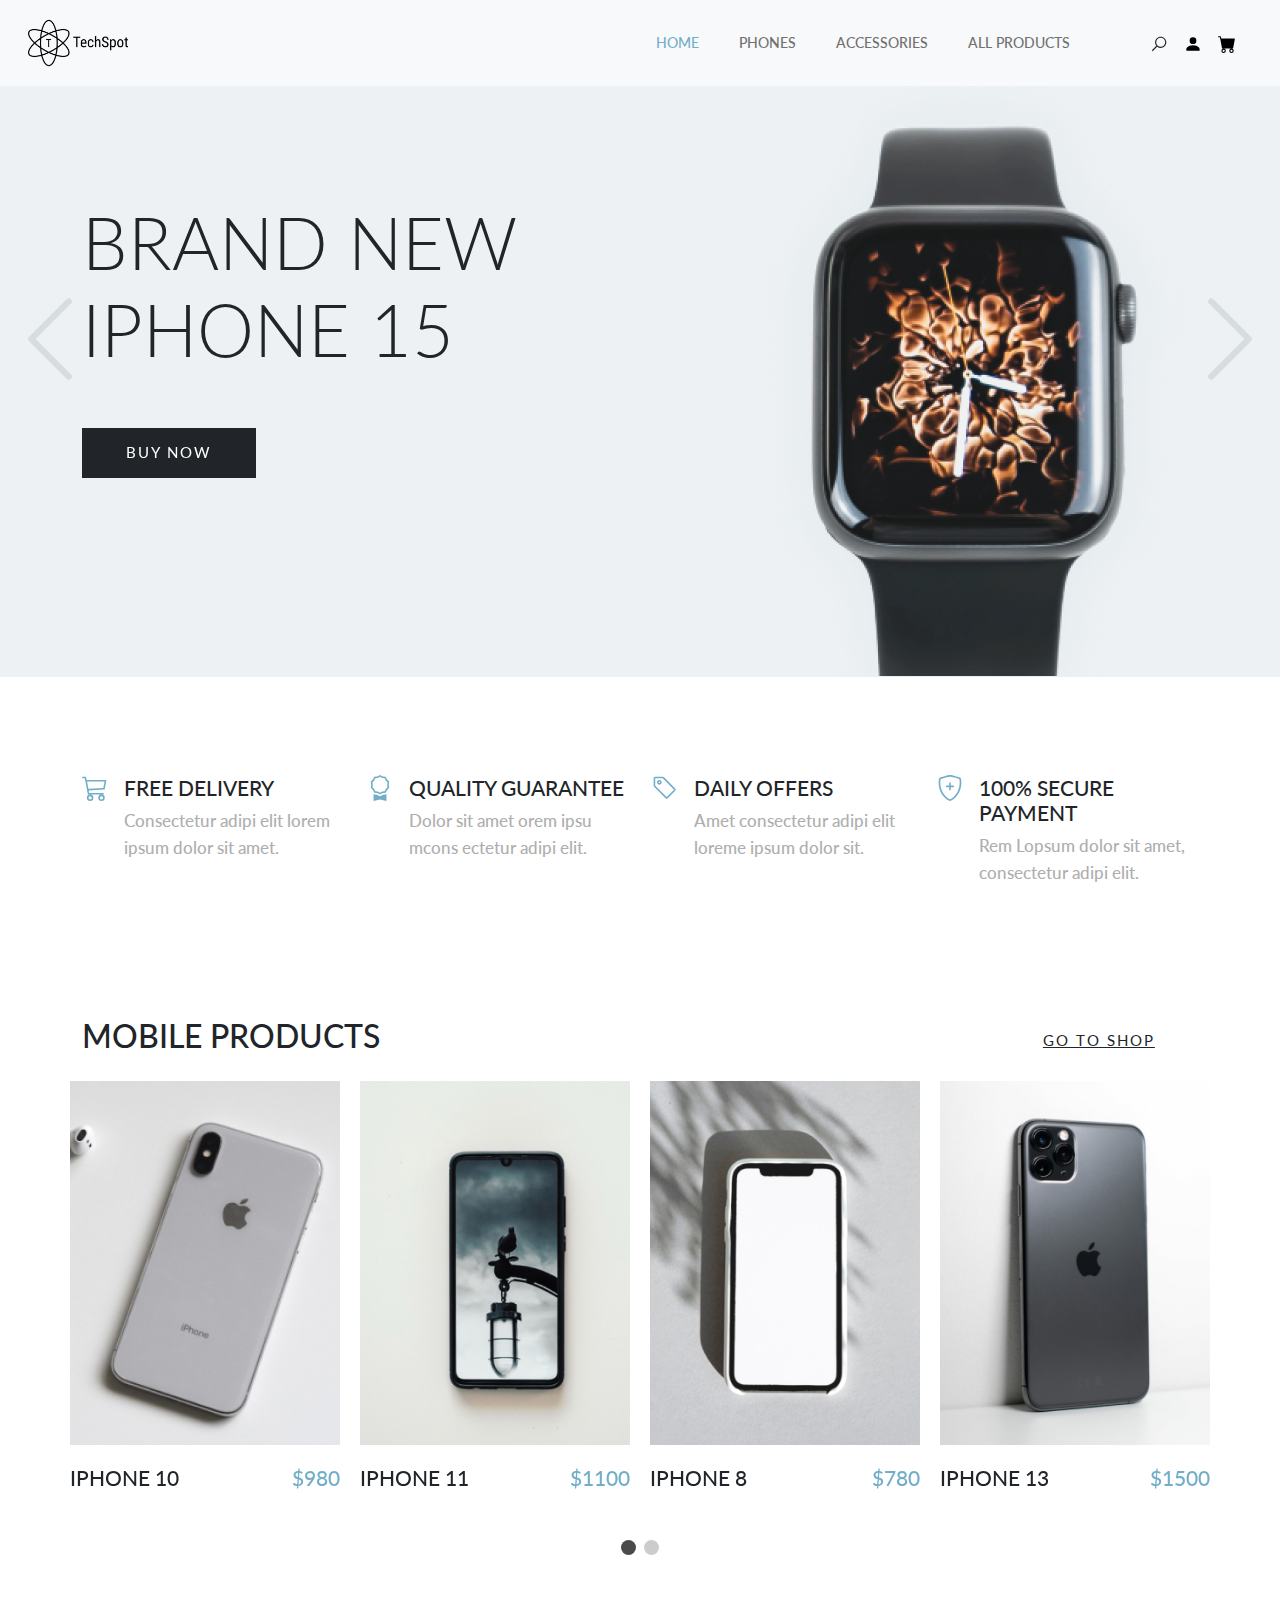
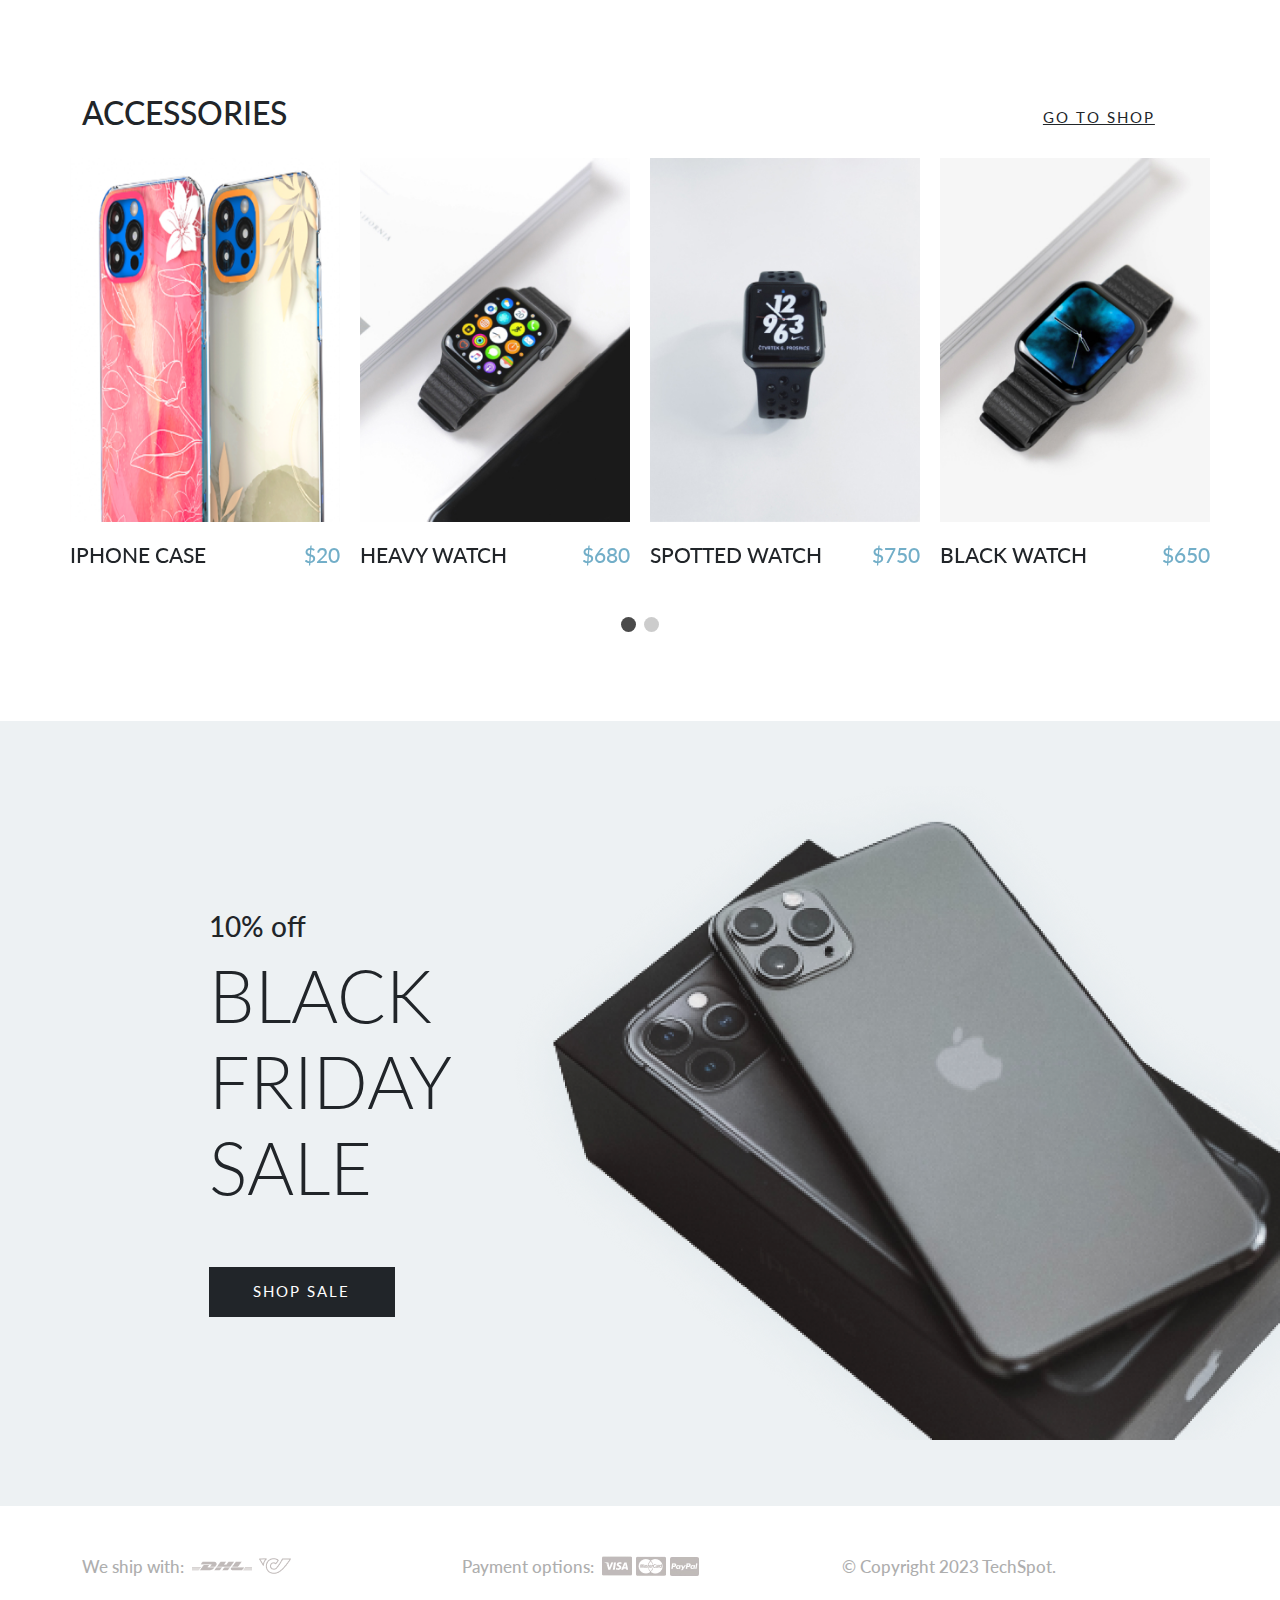
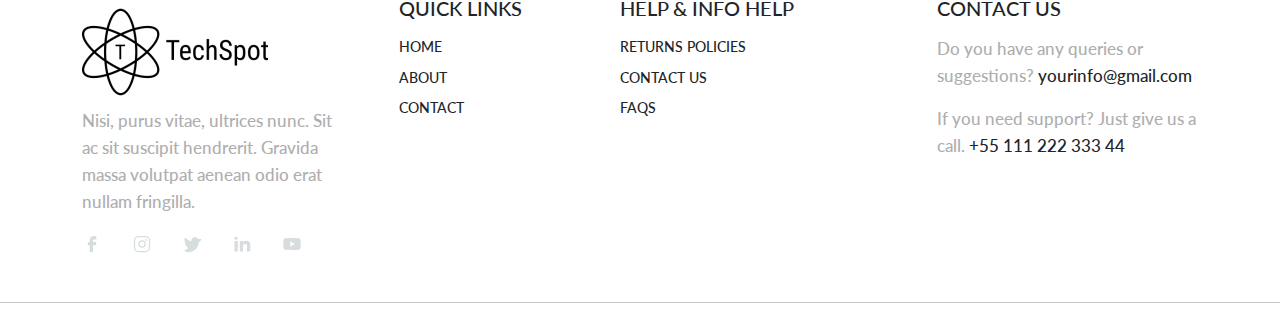
<file: index.html>
<!DOCTYPE html>
<html>

<head>
  <title>TechSpot</title>
  <meta charset="utf-8">
  <meta http-equiv="X-UA-Compatible" content="IE=edge">
  <meta name="viewport" content="width=device-width, initial-scale=1.0">
  <meta name="format-detection" content="telephone=no">
  <meta name="apple-mobile-web-app-capable" content="yes">
  <meta name="author" content="">
  <meta name="keywords" content="">
  <meta name="description" content="">
  <link rel="stylesheet" href="https://cdnjs.cloudflare.com/ajax/libs/font-awesome/5.15.4/css/all.min.css">
  <link rel="stylesheet" type="text/css" href="css/bootstrap.min.css">
  <link rel="stylesheet" type="text/css" href="style.css">
  <link rel="stylesheet" type="text/css" href="css/spapp.css">
  <link rel="stylesheet" href="https://cdn.jsdelivr.net/npm/swiper@9/swiper-bundle.min.css" />
  <link rel="preconnect" href="https://fonts.googleapis.com">
  <link rel="preconnect" href="https://fonts.gstatic.com" crossorigin>
  <link href="https://fonts.googleapis.com/css2?family=Jost:wght@300;400;500&family=Lato:wght@300;400;700&display=swap"
    rel="stylesheet">
  <link href="css/bootstrap.min.css" rel="stylesheet" />
  <link href="css/spapp.css" rel="stylesheet" />
  <script src="js/modernizr.js"></script>

</head>
<body data-bs-spy="scroll" data-bs-target="#navbar" data-bs-root-margin="0px 0px -40%" data-bs-smooth-scroll="true" tabindex="0">
  <svg xmlns="http://www.w3.org/2000/svg" style="display: none;">
    <symbol id="search" xmlns="http://www.w3.org/2000/svg" viewBox="0 0 32 32">
      <title>Search</title>
      <path fill="currentColor" d="M19 3C13.488 3 9 7.488 9 13c0 2.395.84 4.59 2.25 6.313L3.281 27.28l1.439 1.44l7.968-7.969A9.922 9.922 0 0 0 19 23c5.512 0 10-4.488 10-10S24.512 3 19 3zm0 2c4.43 0 8 3.57 8 8s-3.57 8-8 8s-8-3.57-8-8s3.57-8 8-8z" />
    </symbol>
    <symbol xmlns="http://www.w3.org/2000/svg" id="user" viewBox="0 0 16 16">
      <path d="M3 14s-1 0-1-1 1-4 6-4 6 3 6 4-1 1-1 1H3Zm5-6a3 3 0 1 0 0-6 3 3 0 0 0 0 6Z" />
    </symbol>
    <symbol xmlns="http://www.w3.org/2000/svg" id="cart" viewBox="0 0 16 16">
      <path d="M0 1.5A.5.5 0 0 1 .5 1H2a.5.5 0 0 1 .485.379L2.89 3H14.5a.5.5 0 0 1 .491.592l-1.5 8A.5.5 0 0 1 13 12H4a.5.5 0 0 1-.491-.408L2.01 3.607 1.61 2H.5a.5.5 0 0 1-.5-.5zM5 12a2 2 0 1 0 0 4 2 2 0 0 0 0-4zm7 0a2 2 0 1 0 0 4 2 2 0 0 0 0-4zm-7 1a1 1 0 1 1 0 2 1 1 0 0 1 0-2zm7 0a1 1 0 1 1 0 2 1 1 0 0 1 0-2z" />
    </symbol>
    <svg xmlns="http://www.w3.org/2000/svg" id="chevron-left" viewBox="0 0 16 16">
      <path fill-rule="evenodd" d="M11.354 1.646a.5.5 0 0 1 0 .708L5.707 8l5.647 5.646a.5.5 0 0 1-.708.708l-6-6a.5.5 0 0 1 0-.708l6-6a.5.5 0 0 1 .708 0z" />
    </svg>
    <symbol xmlns="http://www.w3.org/2000/svg" id="chevron-right" viewBox="0 0 16 16">
      <path fill-rule="evenodd" d="M4.646 1.646a.5.5 0 0 1 .708 0l6 6a.5.5 0 0 1 0 .708l-6 6a.5.5 0 0 1-.708-.708L10.293 8 4.646 2.354a.5.5 0 0 1 0-.708z" />
    </symbol>
    <symbol xmlns="http://www.w3.org/2000/svg" id="cart-outline" viewBox="0 0 16 16">
      <path d="M0 1.5A.5.5 0 0 1 .5 1H2a.5.5 0 0 1 .485.379L2.89 3H14.5a.5.5 0 0 1 .49.598l-1 5a.5.5 0 0 1-.465.401l-9.397.472L4.415 11H13a.5.5 0 0 1 0 1H4a.5.5 0 0 1-.491-.408L2.01 3.607 1.61 2H.5a.5.5 0 0 1-.5-.5zM3.102 4l.84 4.479 9.144-.459L13.89 4H3.102zM5 12a2 2 0 1 0 0 4 2 2 0 0 0 0-4zm7 0a2 2 0 1 0 0 4 2 2 0 0 0 0-4zm-7 1a1 1 0 1 1 0 2 1 1 0 0 1 0-2zm7 0a1 1 0 1 1 0 2 1 1 0 0 1 0-2z" />
    </symbol>
    <symbol xmlns="http://www.w3.org/2000/svg" id="quality" viewBox="0 0 16 16">
      <path d="M9.669.864 8 0 6.331.864l-1.858.282-.842 1.68-1.337 1.32L2.6 6l-.306 1.854 1.337 1.32.842 1.68 1.858.282L8 12l1.669-.864 1.858-.282.842-1.68 1.337-1.32L13.4 6l.306-1.854-1.337-1.32-.842-1.68L9.669.864zm1.196 1.193.684 1.365 1.086 1.072L12.387 6l.248 1.506-1.086 1.072-.684 1.365-1.51.229L8 10.874l-1.355-.702-1.51-.229-.684-1.365-1.086-1.072L3.614 6l-.25-1.506 1.087-1.072.684-1.365 1.51-.229L8 1.126l1.356.702 1.509.229z" />
      <path d="M4 11.794V16l4-1 4 1v-4.206l-2.018.306L8 13.126 6.018 12.1 4 11.794z" />
    </symbol>
    <symbol xmlns="http://www.w3.org/2000/svg" id="price-tag" viewBox="0 0 16 16">
      <path d="M6 4.5a1.5 1.5 0 1 1-3 0 1.5 1.5 0 0 1 3 0zm-1 0a.5.5 0 1 0-1 0 .5.5 0 0 0 1 0z" />
      <path d="M2 1h4.586a1 1 0 0 1 .707.293l7 7a1 1 0 0 1 0 1.414l-4.586 4.586a1 1 0 0 1-1.414 0l-7-7A1 1 0 0 1 1 6.586V2a1 1 0 0 1 1-1zm0 5.586 7 7L13.586 9l-7-7H2v4.586z" />
    </symbol>
    <symbol xmlns="http://www.w3.org/2000/svg" id="shield-plus" viewBox="0 0 16 16">
      <path d="M5.338 1.59a61.44 61.44 0 0 0-2.837.856.481.481 0 0 0-.328.39c-.554 4.157.726 7.19 2.253 9.188a10.725 10.725 0 0 0 2.287 2.233c.346.244.652.42.893.533.12.057.218.095.293.118a.55.55 0 0 0 .101.025.615.615 0 0 0 .1-.025c.076-.023.174-.061.294-.118.24-.113.547-.29.893-.533a10.726 10.726 0 0 0 2.287-2.233c1.527-1.997 2.807-5.031 2.253-9.188a.48.48 0 0 0-.328-.39c-.651-.213-1.75-.56-2.837-.855C9.552 1.29 8.531 1.067 8 1.067c-.53 0-1.552.223-2.662.524zM5.072.56C6.157.265 7.31 0 8 0s1.843.265 2.928.56c1.11.3 2.229.655 2.887.87a1.54 1.54 0 0 1 1.044 1.262c.596 4.477-.787 7.795-2.465 9.99a11.775 11.775 0 0 1-2.517 2.453 7.159 7.159 0 0 1-1.048.625c-.28.132-.581.24-.829.24s-.548-.108-.829-.24a7.158 7.158 0 0 1-1.048-.625 11.777 11.777 0 0 1-2.517-2.453C1.928 10.487.545 7.169 1.141 2.692A1.54 1.54 0 0 1 2.185 1.43 62.456 62.456 0 0 1 5.072.56z" />
      <path d="M8 4.5a.5.5 0 0 1 .5.5v1.5H10a.5.5 0 0 1 0 1H8.5V9a.5.5 0 0 1-1 0V7.5H6a.5.5 0 0 1 0-1h1.5V5a.5.5 0 0 1 .5-.5z" />
    </symbol>
    <symbol xmlns="http://www.w3.org/2000/svg" id="star-fill" viewBox="0 0 16 16">
      <path d="M3.612 15.443c-.386.198-.824-.149-.746-.592l.83-4.73L.173 6.765c-.329-.314-.158-.888.283-.95l4.898-.696L7.538.792c.197-.39.73-.39.927 0l2.184 4.327 4.898.696c.441.062.612.636.282.95l-3.522 3.356.83 4.73c.078.443-.36.79-.746.592L8 13.187l-4.389 2.256z" />
    </symbol>
    <symbol xmlns="http://www.w3.org/2000/svg" id="star-empty" viewBox="0 0 16 16">
      <path d="M2.866 14.85c-.078.444.36.791.746.593l4.39-2.256 4.389 2.256c.386.198.824-.149.746-.592l-.83-4.73 3.522-3.356c.33-.314.16-.888-.282-.95l-4.898-.696L8.465.792a.513.513 0 0 0-.927 0L5.354 5.12l-4.898.696c-.441.062-.612.636-.283.95l3.523 3.356-.83 4.73zm4.905-2.767-3.686 1.894.694-3.957a.565.565 0 0 0-.163-.505L1.71 6.745l4.052-.576a.525.525 0 0 0 .393-.288L8 2.223l1.847 3.658a.525.525 0 0 0 .393.288l4.052.575-2.906 2.77a.565.565 0 0 0-.163.506l.694 3.957-3.686-1.894a.503.503 0 0 0-.461 0z" />
    </symbol>
    <symbol xmlns="http://www.w3.org/2000/svg" id="star-half" viewBox="0 0 16 16">
      <path d="M5.354 5.119 7.538.792A.516.516 0 0 1 8 .5c.183 0 .366.097.465.292l2.184 4.327 4.898.696A.537.537 0 0 1 16 6.32a.548.548 0 0 1-.17.445l-3.523 3.356.83 4.73c.078.443-.36.79-.746.592L8 13.187l-4.389 2.256a.52.52 0 0 1-.146.05c-.342.06-.668-.254-.6-.642l.83-4.73L.173 6.765a.55.55 0 0 1-.172-.403.58.58 0 0 1 .085-.302.513.513 0 0 1 .37-.245l4.898-.696zM8 12.027a.5.5 0 0 1 .232.056l3.686 1.894-.694-3.957a.565.565 0 0 1 .162-.505l2.907-2.77-4.052-.576a.525.525 0 0 1-.393-.288L8.001 2.223 8 2.226v9.8z" />
    </symbol>
    <symbol xmlns="http://www.w3.org/2000/svg" id="quote" viewBox="0 0 24 24">
      <path fill="currentColor" d="m15 17l2-4h-4V6h7v7l-2 4h-3Zm-9 0l2-4H4V6h7v7l-2 4H6Z" />
    </symbol>
    <symbol xmlns="http://www.w3.org/2000/svg" id="facebook" viewBox="0 0 24 24">
      <path fill="currentColor" d="M9.198 21.5h4v-8.01h3.604l.396-3.98h-4V7.5a1 1 0 0 1 1-1h3v-4h-3a5 5 0 0 0-5 5v2.01h-2l-.396 3.98h2.396v8.01Z" />
    </symbol>
    <symbol xmlns="http://www.w3.org/2000/svg" id="youtube" viewBox="0 0 32 32">
      <path fill="currentColor" d="M29.41 9.26a3.5 3.5 0 0 0-2.47-2.47C24.76 6.2 16 6.2 16 6.2s-8.76 0-10.94.59a3.5 3.5 0 0 0-2.47 2.47A36.13 36.13 0 0 0 2 16a36.13 36.13 0 0 0 .59 6.74a3.5 3.5 0 0 0 2.47 2.47c2.18.59 10.94.59 10.94.59s8.76 0 10.94-.59a3.5 3.5 0 0 0 2.47-2.47A36.13 36.13 0 0 0 30 16a36.13 36.13 0 0 0-.59-6.74ZM13.2 20.2v-8.4l7.27 4.2Z" />
    </symbol>
    <symbol xmlns="http://www.w3.org/2000/svg" id="twitter" viewBox="0 0 256 256">
      <path fill="currentColor" d="m245.66 77.66l-29.9 29.9C209.72 177.58 150.67 232 80 232c-14.52 0-26.49-2.3-35.58-6.84c-7.33-3.67-10.33-7.6-11.08-8.72a8 8 0 0 1 3.85-11.93c.26-.1 24.24-9.31 39.47-26.84a110.93 110.93 0 0 1-21.88-24.2c-12.4-18.41-26.28-50.39-22-98.18a8 8 0 0 1 13.65-4.92c.35.35 33.28 33.1 73.54 43.72V88a47.87 47.87 0 0 1 14.36-34.3A46.87 46.87 0 0 1 168.1 40a48.66 48.66 0 0 1 41.47 24H240a8 8 0 0 1 5.66 13.66Z" />
    </symbol>
    <symbol xmlns="http://www.w3.org/2000/svg" id="instagram" viewBox="0 0 256 256">
      <path fill="currentColor" d="M128 80a48 48 0 1 0 48 48a48.05 48.05 0 0 0-48-48Zm0 80a32 32 0 1 1 32-32a32 32 0 0 1-32 32Zm48-136H80a56.06 56.06 0 0 0-56 56v96a56.06 56.06 0 0 0 56 56h96a56.06 56.06 0 0 0 56-56V80a56.06 56.06 0 0 0-56-56Zm40 152a40 40 0 0 1-40 40H80a40 40 0 0 1-40-40V80a40 40 0 0 1 40-40h96a40 40 0 0 1 40 40ZM192 76a12 12 0 1 1-12-12a12 12 0 0 1 12 12Z" />
    </symbol>
    <symbol xmlns="http://www.w3.org/2000/svg" id="linkedin" viewBox="0 0 24 24">
      <path fill="currentColor" d="M6.94 5a2 2 0 1 1-4-.002a2 2 0 0 1 4 .002zM7 8.48H3V21h4V8.48zm6.32 0H9.34V21h3.94v-6.57c0-3.66 4.77-4 4.77 0V21H22v-7.93c0-6.17-7.06-5.94-8.72-2.91l.04-1.68z" />
    </symbol>
    <symbol xmlns="http://www.w3.org/2000/svg" id="nav-icon" viewBox="0 0 16 16">
      <path d="M14 10.5a.5.5 0 0 0-.5-.5h-3a.5.5 0 0 0 0 1h3a.5.5 0 0 0 .5-.5zm0-3a.5.5 0 0 0-.5-.5h-7a.5.5 0 0 0 0 1h7a.5.5 0 0 0 .5-.5zm0-3a.5.5 0 0 0-.5-.5h-11a.5.5 0 0 0 0 1h11a.5.5 0 0 0 .5-.5z" />
    </symbol>
    <symbol xmlns="http://www.w3.org/2000/svg" id="close" viewBox="0 0 16 16">
      <path d="M2.146 2.854a.5.5 0 1 1 .708-.708L8 7.293l5.146-5.147a.5.5 0 0 1 .708.708L8.707 8l5.147 5.146a.5.5 0 0 1-.708.708L8 8.707l-5.146 5.147a.5.5 0 0 1-.708-.708L7.293 8 2.146 2.854Z" />
    </symbol>
    <symbol xmlns="http://www.w3.org/2000/svg" id="navbar-icon" viewBox="0 0 16 16">
      <path d="M14 10.5a.5.5 0 0 0-.5-.5h-3a.5.5 0 0 0 0 1h3a.5.5 0 0 0 .5-.5zm0-3a.5.5 0 0 0-.5-.5h-7a.5.5 0 0 0 0 1h7a.5.5 0 0 0 .5-.5zm0-3a.5.5 0 0 0-.5-.5h-11a.5.5 0 0 0 0 1h11a.5.5 0 0 0 .5-.5z" />
    </symbol>
  </svg>  
<div class="search-popup">
  <div class="search-popup-container">

    <form role="search" method="get" class="search-form" action="">
      <input type="search" id="search-form" class="search-field" placeholder="Type and press enter" value="" name="s" />
      <button type="submit" class="search-submit"><svg class="search">
          <use xlink:href="#search"></use>
        </svg></button>
    </form>

    <h5 class="cat-list-title">Browse Categories</h5>

    <ul class="cat-list">
      <li class="cat-list-item">
        <a href="#" title="Mobile Phones">Mobile Phones</a>
      </li>
      <li class="cat-list-item">
        <a href="#" title="Accessories">Accessories</a>
      </li>
    </ul>

  </div>
</div>

<header id="header" class="site-header header-scrolled position-fixed text-black bg-light">
  <nav id="header-nav" class="navbar navbar-expand-lg px-3 mb-3">
    <div class="container-fluid">
      <a class="navbar-brand" href="#homee">
        <img src="images/main-logo.png" class="logo" style="width:100px">
      </a>
      <button class="navbar-toggler d-flex d-lg-none order-3 p-2" type="button" data-bs-toggle="offcanvas"
        data-bs-target="#bdNavbar" aria-controls="bdNavbar" aria-expanded="false" aria-label="Toggle navigation">
        <svg class="navbar-icon">
          <use xlink:href="#navbar-icon"></use>
        </svg>
      </button>
      <div class="offcanvas offcanvas-end" tabindex="-1"
      id="bdNavbar" aria-labelledby="bdNavbarOffcanvasLabel">
      <div class="offcanvas-header px-4 pb-0">
        <a class="navbar-brand" href="#home">
          <img src="images/main-logo.png" class="logo">
        </a>
        <button type="button" class="btn-close btn-close-black" data-bs-dismiss="offcanvas" aria-label="Close" data-bs-target="#bdNavbar"></button>
      </div>
      <div class="offcanvas-body">
        
        <ul id="navbar" class="navbar-nav text-uppercase justify-content-end align-items-center flex-grow-1 pe-3">
          <li class="nav-item">
            <a class="nav-link me-4" href="#home">Home</a>
          </li>
          <li class="nav-item">
            <a class="nav-link me-4" href="#phones">Phones</a>
          </li>
          <li class="nav-item">
            <a class="nav-link me-4" href="#accessories">Accessories</a>
          </li>
          <li class="nav-item">
            <a class="nav-link me-4" href="#products">All Products</a>
          </li>

          <li class="nav-item">
            <div class="user-items ps-5">
              <ul class="d-flex justify-content-end list-unstyled">
                <li class="search-item pe-3">
                  <a href="#" class="search-button">
                    <svg class="search">
                      <use xlink:href="#search"></use>
                    </svg>
                  </a>
                </li>
                <li id="user-nav-item" class="pe-3">
                  <!-- This will be replaced by JavaScript if the user is logged in -->
                  <a href="#login">
                    <svg class="user">
                      <use xlink:href="#user"></use>
                    </svg>
                  </a>
                </li>
                <li>
                  <a href="#korpa">
                    <svg class="cart">
                      <use xlink:href="#cart"></use>
                    </svg>
                  </a>
                </li>
              </ul>
            </div>
          </li>
        </ul>
      </div>
    </div>
  </div>
</nav>
</header>


<main id="spapp" role="main">
  <section id="korpa" data-load="cart.html"></section>
  <section id="phones" data-load="phones.html"></section>
  <section id="accessories" data-load="accessories.html"></section>
  <section id="home" data-load="home.html"></section>
  <section id="homee" data-load="home.html"></section>
  <section id="products" data-load="products.html"></section>


  <section id="login" data-load="login.html"></section>
  <section id="register" data-load="register.html"></section>

</main>


<footer id="footer" class="overflow-hidden">
  <div class="container">
    <div class="row">
      <div class="footer-top-area">
        <div class="row d-flex flex-wrap justify-content-between">
          <div class="col-lg-3 col-sm-6 pb-3">
            <div class="footer-menu">
              <img src="images/main-logo.png" alt="logo">
              <p>Nisi, purus vitae, ultrices nunc. Sit ac sit suscipit hendrerit. Gravida massa volutpat aenean odio
                erat nullam fringilla.</p>
              <div class="social-links">
                <ul class="d-flex list-unstyled">
                  <li>
                    <a href="#">
                      <svg class="facebook">
                        <use xlink:href="#facebook" />
                      </svg>
                    </a>
                  </li>
                  <li>
                    <a href="#">
                      <svg class="instagram">
                        <use xlink:href="#instagram" />
                      </svg>
                    </a>
                  </li>
                  <li>
                    <a href="#">
                      <svg class="twitter">
                        <use xlink:href="#twitter" />
                      </svg>
                    </a>
                  </li>
                  <li>
                    <a href="#">
                      <svg class="linkedin">
                        <use xlink:href="#linkedin" />
                      </svg>
                    </a>
                  </li>
                  <li>
                    <a href="#">
                      <svg class="youtube">
                        <use xlink:href="#youtube" />
                      </svg>
                    </a>
                  </li>
                </ul>
              </div>
            </div>
          </div>
          <div class="col-lg-2 col-sm-6 pb-3">
            <div class="footer-menu text-uppercase">
              <h5 class="widget-title pb-2">Quick Links</h5>
              <ul class="menu-list list-unstyled text-uppercase">
                <li class="menu-item pb-2">
                  <a href="#">Home</a>
                </li>
                <li class="menu-item pb-2">
                  <a href="#">About</a>
                </li>
                <li class="menu-item pb-2">
                  <a href="#">Contact</a>
                </li>
              </ul>
            </div>
          </div>
          <div class="col-lg-3 col-sm-6 pb-3">
            <div class="footer-menu text-uppercase">
              <h5 class="widget-title pb-2">Help & Info Help</h5>
              <ul class="menu-list list-unstyled">

                <li class="menu-item pb-2">
                  <a href="#">Returns Policies</a>
                </li>

                <li class="menu-item pb-2">
                  <a href="#">Contact Us</a>
                </li>
                <li class="menu-item pb-2">
                  <a href="#">Faqs</a>
                </li>
              </ul>
            </div>
          </div>
          <div class="col-lg-3 col-sm-6 pb-3">
            <div class="footer-menu contact-item">
              <h5 class="widget-title text-uppercase pb-2">Contact Us</h5>
              <p>Do you have any queries or suggestions? <a href="mailto:">yourinfo@gmail.com</a>
              </p>
              <p>If you need support? Just give us a call. <a href="">+55 111 222 333 44</a>
              </p>
            </div>
          </div>
        </div>
      </div>
    </div>
  </div>
  <hr>
</footer>
<script src="js/showlogout.js"></script>
<script src="js/jquery-1.11.0.min.js"></script>
<script src="utils/rest_client.js"></script>
<script src="utils/utils.js"></script>
<script src="utils/constants.js"></script>
<script src="js/jquery.min.js"></script>
<script src="https://cdn.jsdelivr.net/npm/swiper/swiper-bundle.min.js"></script>
<script type="text/javascript" src="js/bootstrap.bundle.min.js"></script>
<script type="text/javascript" src="js/plugins.js"></script>
<script type="text/javascript" src="js/script.js"></script>
<script src="js/jquery.spapp.min.js"></script>
<script src="js/registerform.js"></script>
<script src="js/login.js"></script>
<script src="utils/rest_client.js"></script>
<script src="js/cart.js"></script>
<script type="text/javascript" src="ajax/product.js"></script>
<script type="text/javascript" src="ajax/phonesinfo.js"></script>

<!-- <script src="js/rest_client.js"></script> -->
<!-- <script src="js/utils.js"></script> -->
<!-- <script src="js/constants.js"></script> -->
<!-- <script src="js/form-validate.js"></script> -->
<!-- <script src="js/login.js"></script> -->


<script>
  var app = $.spapp({
    defaultView: "#home",
    templateDir: "./tpl/",
    onPageLoad: function (page) {
      // Scroll to the top when a new page is loaded
      window.scrollTo(0, 0);

    }
  });

  app.run();


</script>
</body>
</html>
</file>
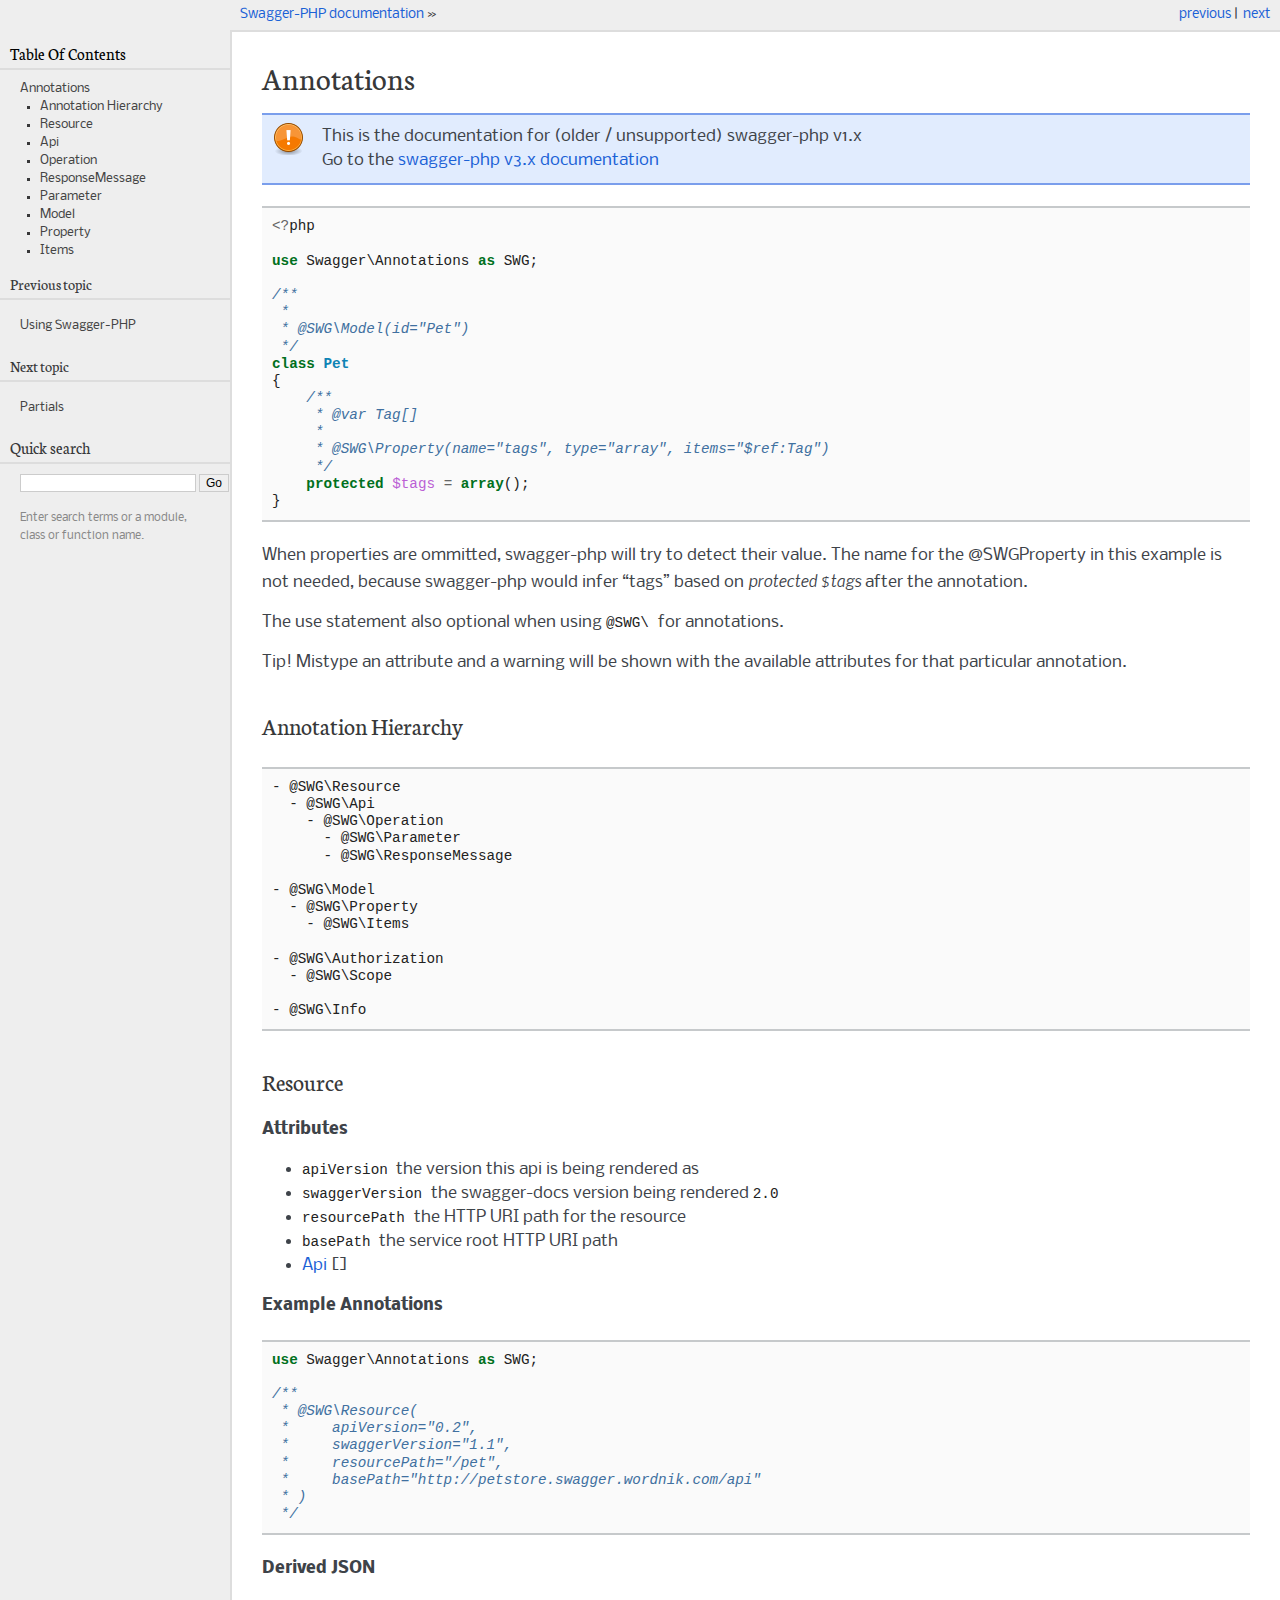
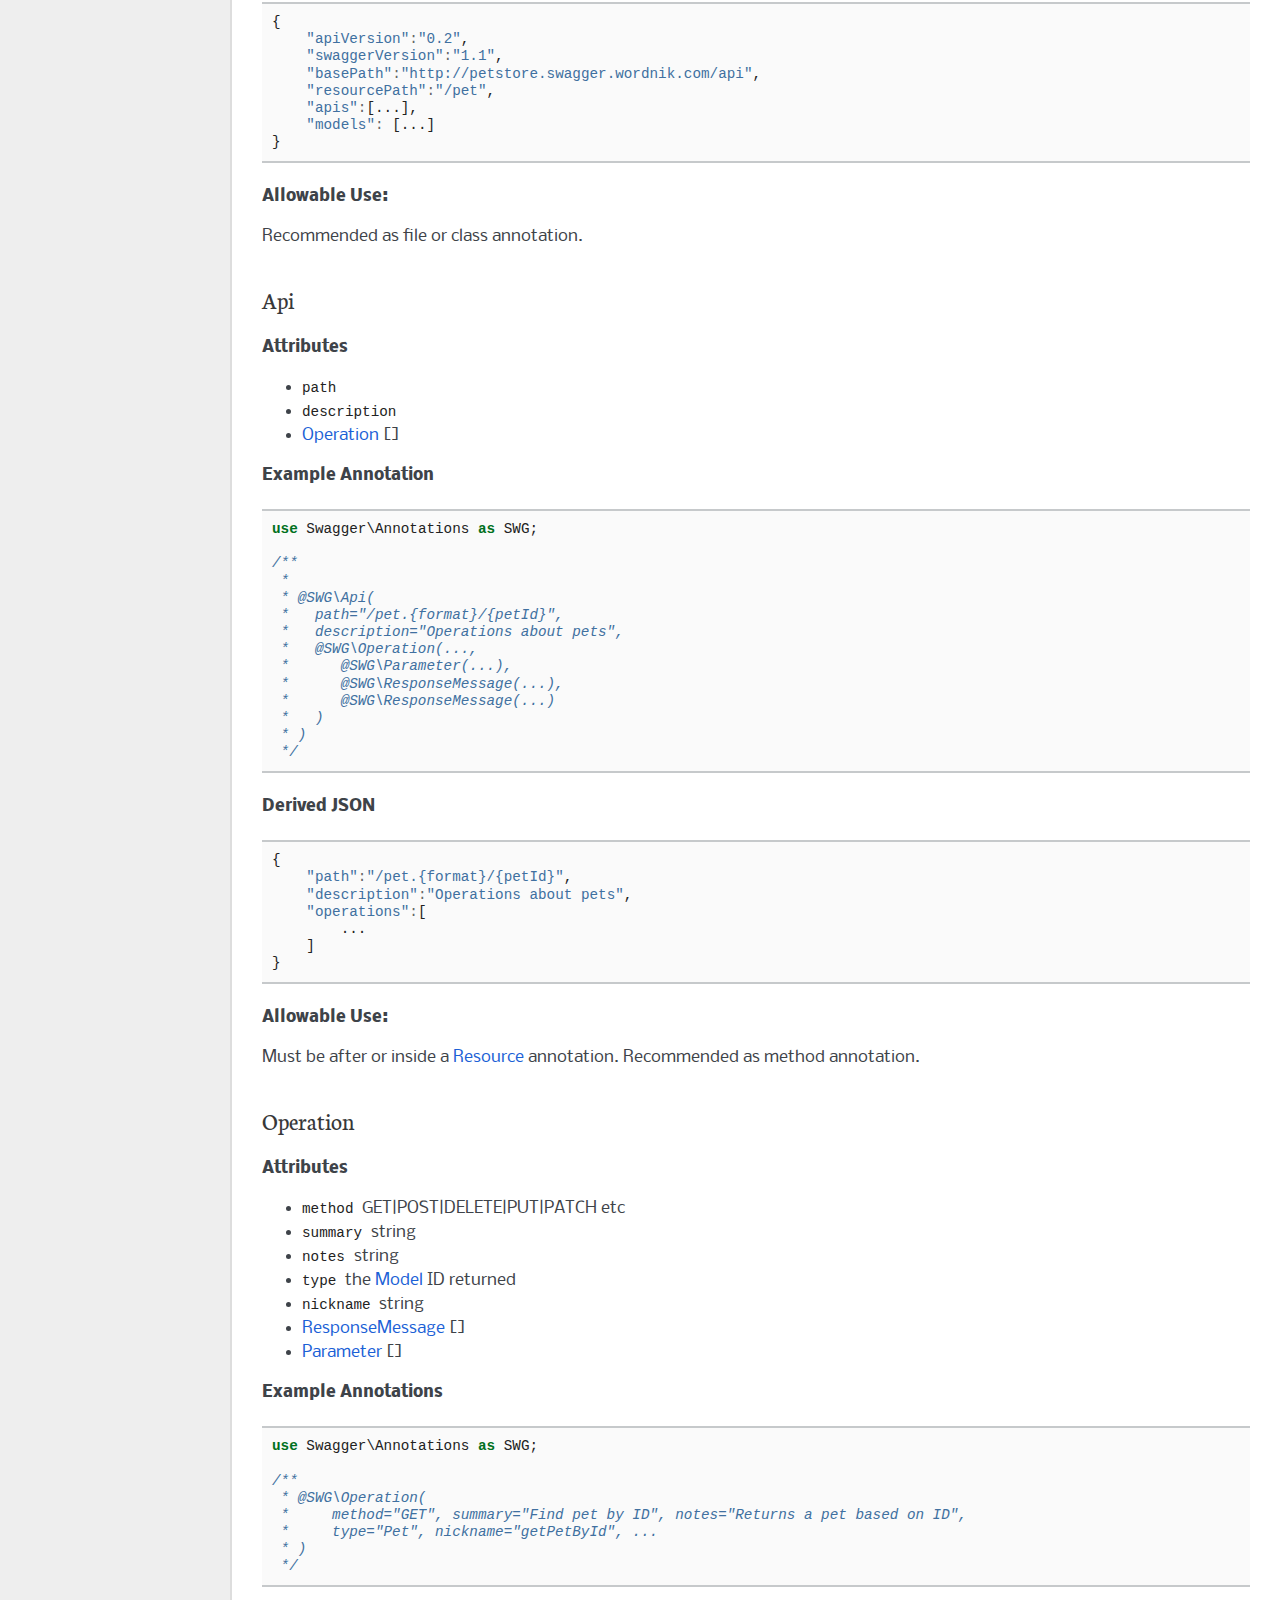
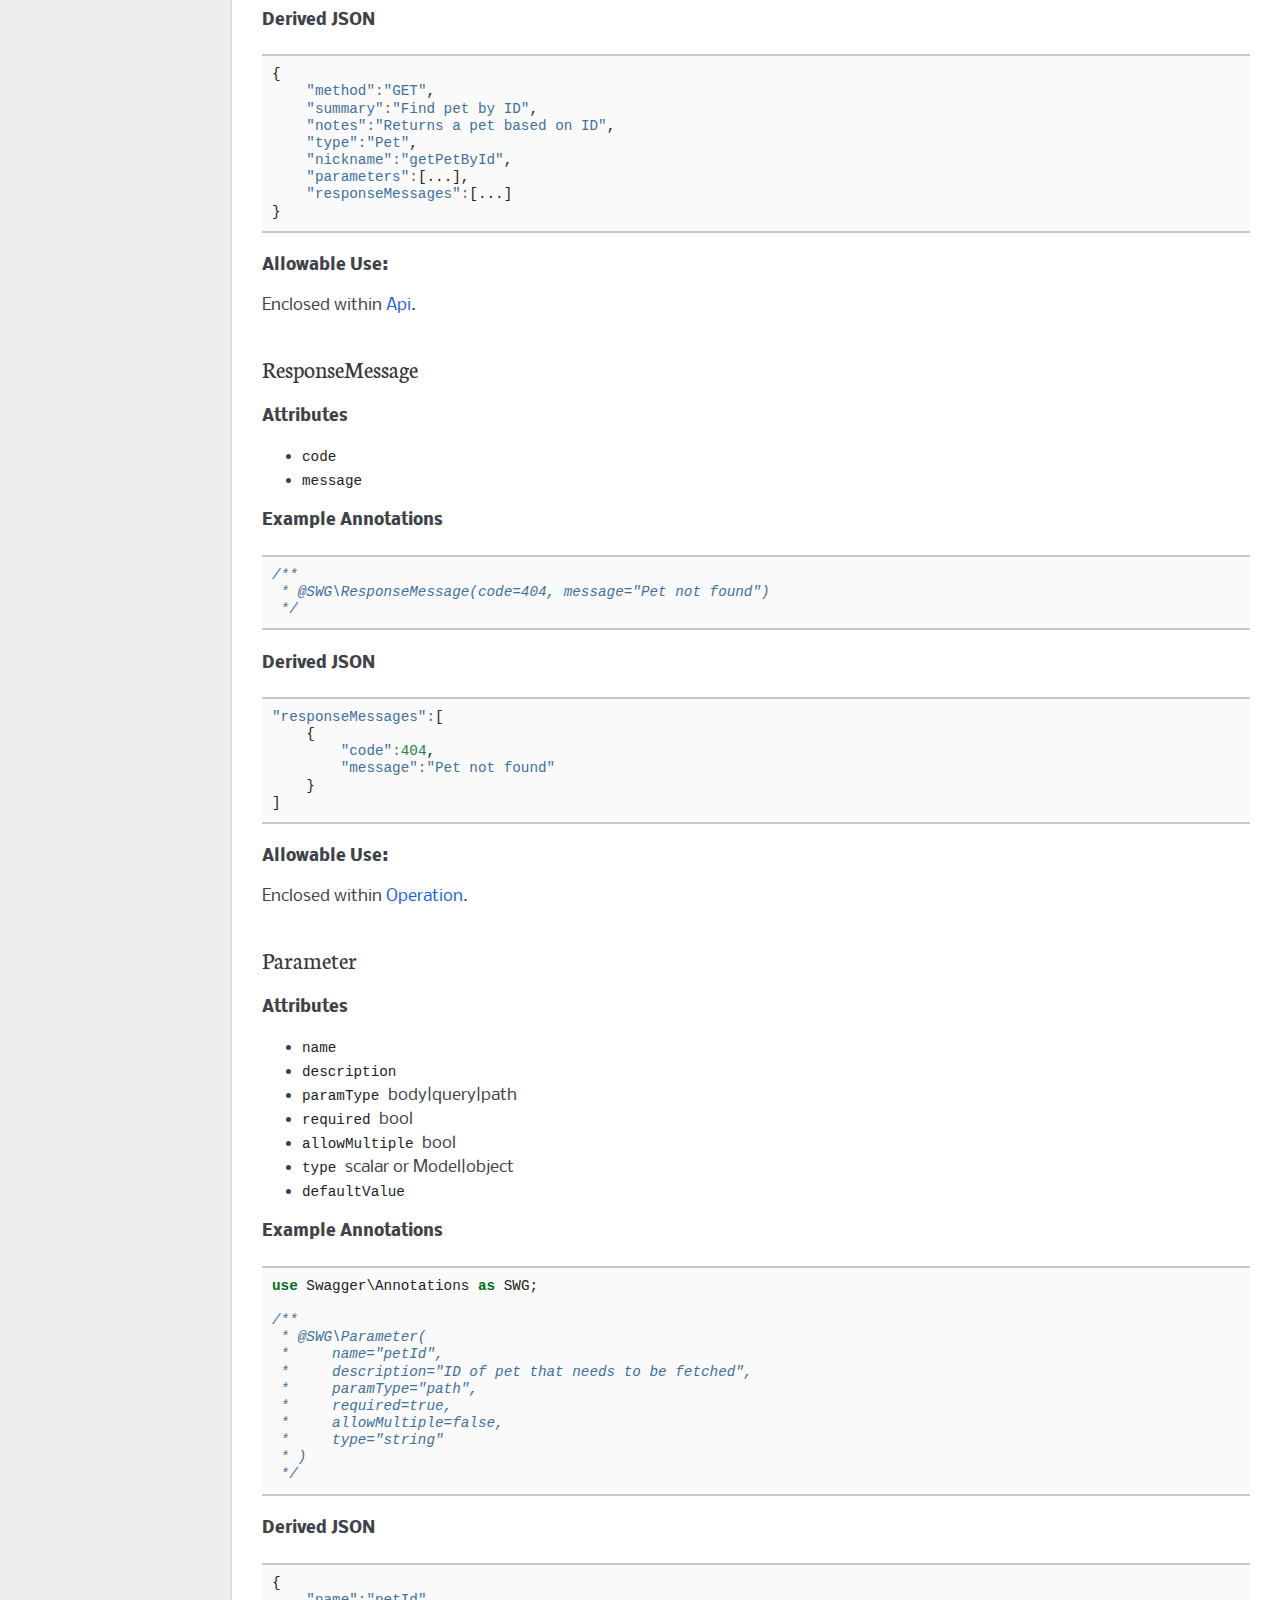
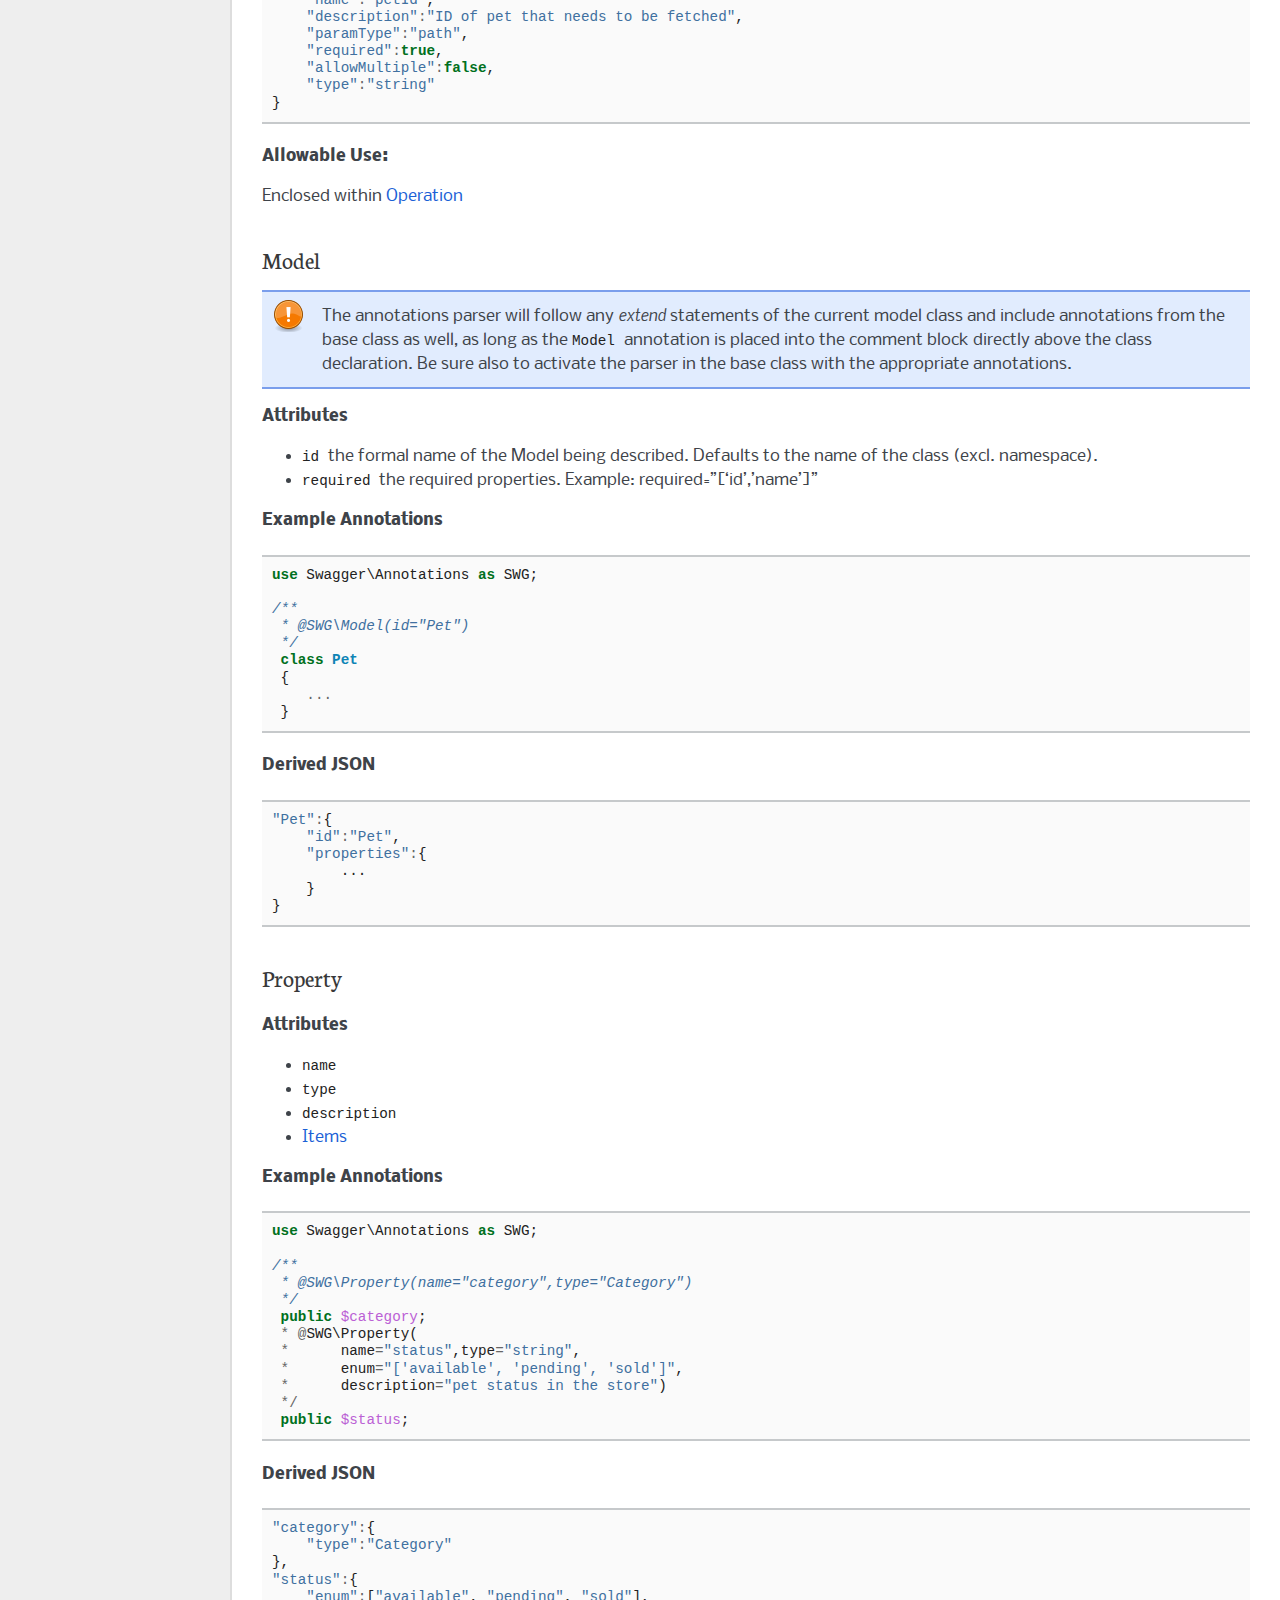
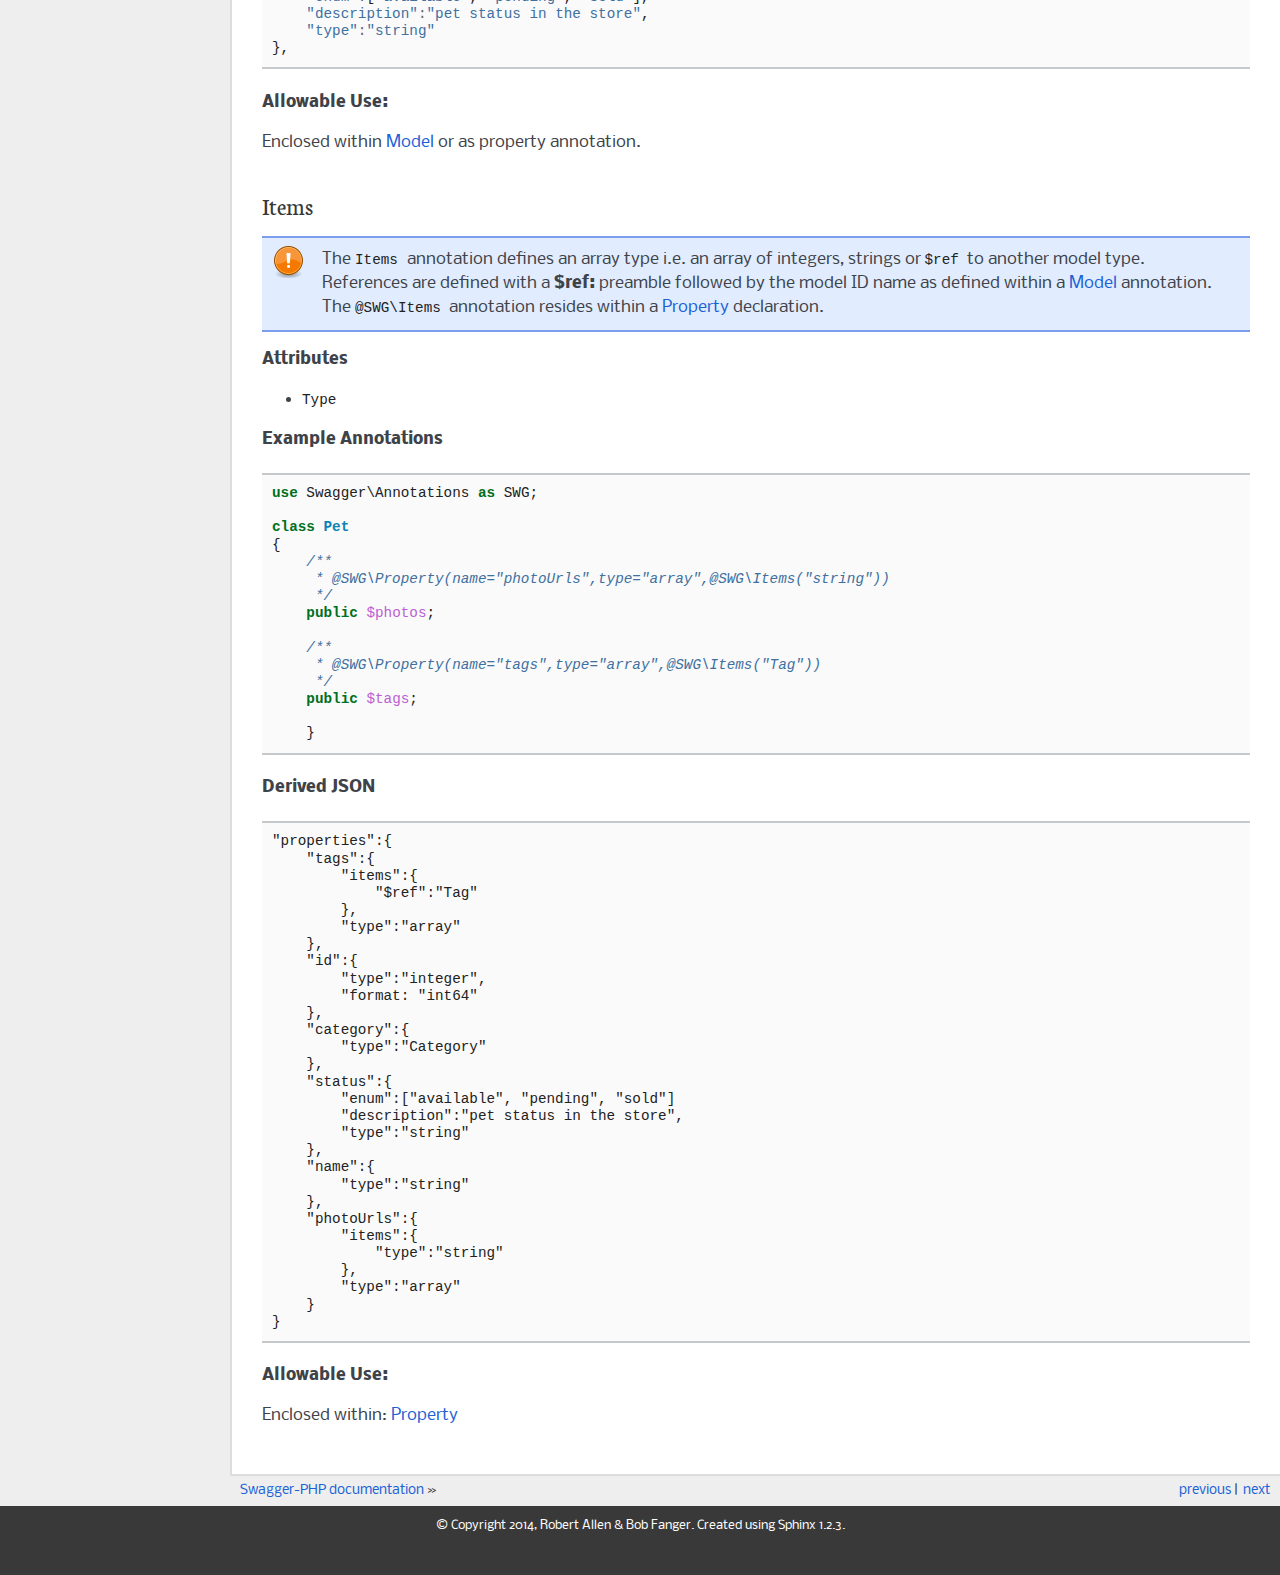
<file: backend/vendor/zircote/swagger-php/docs/.vuepress/public/1.x/annotations.html>
<!DOCTYPE html PUBLIC "-//W3C//DTD XHTML 1.0 Transitional//EN"
  "http://www.w3.org/TR/xhtml1/DTD/xhtml1-transitional.dtd">


<html xmlns="http://www.w3.org/1999/xhtml">

<head>
    <meta http-equiv="Content-Type" content="text/html; charset=utf-8" />

    <title>Annotations &mdash; Swagger-PHP documentation</title>

    <link rel="stylesheet" href="static/pyramid.css" type="text/css" />
    <link rel="stylesheet" href="static/pygments.css" type="text/css" />

    <script type="text/javascript">
        var DOCUMENTATION_OPTIONS = {
            URL_ROOT: './',
            VERSION: '',
            COLLAPSE_INDEX: false,
            FILE_SUFFIX: '.html',
            HAS_SOURCE: true
        };
    </script>
    <script type="text/javascript" src="static/jquery.js"></script>
    <script type="text/javascript" src="static/underscore.js"></script>
    <script type="text/javascript" src="static/doctools.js"></script>
    <link rel="top" title="Swagger-PHP  documentation" href="welcome.html" />
    <link rel="next" title="Partials" href="partials.html" />
    <link rel="prev" title="Using Swagger-PHP" href="using_swagger.html" />
    <link rel="stylesheet" href="http://fonts.googleapis.com/css?family=Neuton&amp;subset=latin" type="text/css" media="screen"
        charset="utf-8" />
    <link rel="stylesheet" href="http://fonts.googleapis.com/css?family=Nobile:regular,italic,bold,bolditalic&amp;subset=latin"
        type="text/css" media="screen" charset="utf-8" />
    <!--[if lte IE 6]>
<link rel="stylesheet" href="static/ie6.css" type="text/css" media="screen" charset="utf-8" />
<![endif]-->

</head>

<body>

    <div class="related">
        <h3>Navigation</h3>
        <ul>
            <li class="right" style="margin-right: 10px">
                <a href="partials.html" title="Partials" accesskey="N">next</a>
            </li>
            <li class="right">
                <a href="using_swagger.html" title="Using Swagger-PHP" accesskey="P">previous</a> |</li>
            <li>
                <a href="welcome.html">Swagger-PHP documentation</a> &raquo;</li>
        </ul>
    </div>

    <div class="document">
        <div class="documentwrapper">
            <div class="bodywrapper">
                <div class="body">

                    <div class="section" id="annotations">
                        <h1>Annotations
                            <a class="headerlink" href="#annotations" title="Permalink to this headline">¶</a>
                        </h1>
                        <div class="admonition note">
                            <p class="first admonition-title">Note</p>
                            <p class="last">This is the documentation for (older / unsupported) swagger-php v1.x
                                <br>Go to the
                                <a href="../">swagger-php v3.x documentation</a>
                            </p>
                        </div>
                        <div class="highlight-php">
                            <div class="highlight">
                                <pre><span class="o">&lt;?</span><span class="nx">php</span>

<span class="k">use</span> <span class="nx">Swagger\Annotations</span> <span class="k">as</span> <span class="nx">SWG</span><span class="p">;</span>

<span class="sd">/**</span>
<span class="sd"> *</span>
<span class="sd"> * @SWG\Model(id=&quot;Pet&quot;)</span>
<span class="sd"> */</span>
<span class="k">class</span> <span class="nc">Pet</span>
<span class="p">{</span>
    <span class="sd">/**</span>
<span class="sd">     * @var Tag[]</span>
<span class="sd">     *</span>
<span class="sd">     * @SWG\Property(name=&quot;tags&quot;, type=&quot;array&quot;, items=&quot;$ref:Tag&quot;)</span>
<span class="sd">     */</span>
    <span class="k">protected</span> <span class="nv">$tags</span> <span class="o">=</span> <span class="k">array</span><span class="p">();</span>
<span class="p">}</span>
</pre>
                            </div>
                        </div>
                        <p>When properties are ommitted, swagger-php will try to detect their value. The name for the &#64;SWGProperty
                            in this example is not needed, because swagger-php would infer &#8220;tags&#8221; based on
                            <cite>protected $tags</cite> after the annotation.</p>
                        <p>The use statement also optional when using
                            <tt class="docutils literal">
                                <span class="pre">&#64;SWG\</span>
                            </tt> for annotations.</p>
                        <p>Tip! Mistype an attribute and a warning will be shown with the available attributes for that particular
                            annotation.
                        </p>
                        <div class="section" id="annotation-hierarchy">
                            <h2>Annotation Hierarchy
                                <a class="headerlink" href="#annotation-hierarchy" title="Permalink to this headline">¶</a>
                            </h2>
                            <div class="highlight-text">
                                <div class="highlight">
                                    <pre>- @SWG\Resource
  - @SWG\Api
    - @SWG\Operation
      - @SWG\Parameter
      - @SWG\ResponseMessage

- @SWG\Model
  - @SWG\Property
    - @SWG\Items

- @SWG\Authorization
  - @SWG\Scope

- @SWG\Info
</pre>
                                </div>
                            </div>
                        </div>
                        <div class="section" id="resource">
                            <h2>Resource
                                <a class="headerlink" href="#resource" title="Permalink to this headline">¶</a>
                            </h2>
                            <p>
                                <strong>Attributes</strong>
                            </p>
                            <ul class="simple">
                                <li>
                                    <tt class="docutils literal">
                                        <span class="pre">apiVersion</span>
                                    </tt> the version this api is being rendered as</li>
                                <li>
                                    <tt class="docutils literal">
                                        <span class="pre">swaggerVersion</span>
                                    </tt> the swagger-docs version being rendered
                                    <tt class="docutils literal">
                                        <span class="pre">2.0</span>
                                    </tt>
                                </li>
                                <li>
                                    <tt class="docutils literal">
                                        <span class="pre">resourcePath</span>
                                    </tt> the HTTP URI path for the resource</li>
                                <li>
                                    <tt class="docutils literal">
                                        <span class="pre">basePath</span>
                                    </tt> the service root HTTP URI path</li>
                                <li>
                                    <a class="reference internal" href="#api">Api</a> []</li>
                            </ul>
                            <p>
                                <strong>Example Annotations</strong>
                            </p>
                            <div class="highlight-php">
                                <div class="highlight">
                                    <pre><span class="k">use</span> <span class="nx">Swagger\Annotations</span> <span class="k">as</span> <span class="nx">SWG</span><span class="p">;</span>

<span class="sd">/**</span>
<span class="sd"> * @SWG\Resource(</span>
<span class="sd"> *     apiVersion=&quot;0.2&quot;,</span>
<span class="sd"> *     swaggerVersion=&quot;1.1&quot;,</span>
<span class="sd"> *     resourcePath=&quot;/pet&quot;,</span>
<span class="sd"> *     basePath=&quot;http://petstore.swagger.wordnik.com/api&quot;</span>
<span class="sd"> * )</span>
<span class="sd"> */</span>
</pre>
                                </div>
                            </div>
                            <p>
                                <strong>Derived JSON</strong>
                            </p>
                            <div class="highlight-javascript">
                                <div class="highlight">
                                    <pre><span class="p">{</span>
    <span class="s2">&quot;apiVersion&quot;</span><span class="o">:</span><span class="s2">&quot;0.2&quot;</span><span class="p">,</span>
    <span class="s2">&quot;swaggerVersion&quot;</span><span class="o">:</span><span class="s2">&quot;1.1&quot;</span><span class="p">,</span>
    <span class="s2">&quot;basePath&quot;</span><span class="o">:</span><span class="s2">&quot;http://petstore.swagger.wordnik.com/api&quot;</span><span class="p">,</span>
    <span class="s2">&quot;resourcePath&quot;</span><span class="o">:</span><span class="s2">&quot;/pet&quot;</span><span class="p">,</span>
    <span class="s2">&quot;apis&quot;</span><span class="o">:</span><span class="p">[...],</span>
    <span class="s2">&quot;models&quot;</span><span class="o">:</span> <span class="p">[...]</span>
<span class="p">}</span>
</pre>
                                </div>
                            </div>
                            <p>
                                <strong>Allowable Use:</strong>
                            </p>
                            <p>Recommended as file or class annotation.</p>
                        </div>
                        <div class="section" id="api">
                            <h2>Api
                                <a class="headerlink" href="#api" title="Permalink to this headline">¶</a>
                            </h2>
                            <p>
                                <strong>Attributes</strong>
                            </p>
                            <ul class="simple">
                                <li>
                                    <tt class="docutils literal">
                                        <span class="pre">path</span>
                                    </tt>
                                </li>
                                <li>
                                    <tt class="docutils literal">
                                        <span class="pre">description</span>
                                    </tt>
                                </li>
                                <li>
                                    <a class="reference internal" href="#operation">Operation</a> []</li>
                            </ul>
                            <p>
                                <strong>Example Annotation</strong>
                            </p>
                            <div class="highlight-php">
                                <div class="highlight">
                                    <pre><span class="k">use</span> <span class="nx">Swagger\Annotations</span> <span class="k">as</span> <span class="nx">SWG</span><span class="p">;</span>

<span class="sd">/**</span>
<span class="sd"> *</span>
<span class="sd"> * @SWG\Api(</span>
<span class="sd"> *   path=&quot;/pet.{format}/{petId}&quot;,</span>
<span class="sd"> *   description=&quot;Operations about pets&quot;,</span>
<span class="sd"> *   @SWG\Operation(...,</span>
<span class="sd"> *      @SWG\Parameter(...),</span>
<span class="sd"> *      @SWG\ResponseMessage(...),</span>
<span class="sd"> *      @SWG\ResponseMessage(...)</span>
<span class="sd"> *   )</span>
<span class="sd"> * )</span>
<span class="sd"> */</span>
</pre>
                                </div>
                            </div>
                            <p>
                                <strong>Derived JSON</strong>
                            </p>
                            <div class="highlight-javascript">
                                <div class="highlight">
                                    <pre><span class="p">{</span>
    <span class="s2">&quot;path&quot;</span><span class="o">:</span><span class="s2">&quot;/pet.{format}/{petId}&quot;</span><span class="p">,</span>
    <span class="s2">&quot;description&quot;</span><span class="o">:</span><span class="s2">&quot;Operations about pets&quot;</span><span class="p">,</span>
    <span class="s2">&quot;operations&quot;</span><span class="o">:</span><span class="p">[</span>
        <span class="p">...</span>
    <span class="p">]</span>
<span class="p">}</span>
</pre>
                                </div>
                            </div>
                            <p>
                                <strong>Allowable Use:</strong>
                            </p>
                            <p>Must be after or inside a
                                <a class="reference internal" href="#resource">Resource</a> annotation. Recommended as method annotation.</p>
                        </div>
                        <div class="section" id="operation">
                            <h2>Operation
                                <a class="headerlink" href="#operation" title="Permalink to this headline">¶</a>
                            </h2>
                            <p>
                                <strong>Attributes</strong>
                            </p>
                            <ul class="simple">
                                <li>
                                    <tt class="docutils literal">
                                        <span class="pre">method</span>
                                    </tt> GET|POST|DELETE|PUT|PATCH etc</li>
                                <li>
                                    <tt class="docutils literal">
                                        <span class="pre">summary</span>
                                    </tt> string</li>
                                <li>
                                    <tt class="docutils literal">
                                        <span class="pre">notes</span>
                                    </tt> string</li>
                                <li>
                                    <tt class="docutils literal">
                                        <span class="pre">type</span>
                                    </tt> the
                                    <a class="reference internal" href="#model">Model</a> ID returned</li>
                                <li>
                                    <tt class="docutils literal">
                                        <span class="pre">nickname</span>
                                    </tt> string</li>
                                <li>
                                    <a class="reference internal" href="#responsemessage">ResponseMessage</a> []</li>
                                <li>
                                    <a class="reference internal" href="#parameter">Parameter</a> []</li>
                            </ul>
                            <p>
                                <strong>Example Annotations</strong>
                            </p>
                            <div class="highlight-php">
                                <div class="highlight">
                                    <pre><span class="k">use</span> <span class="nx">Swagger\Annotations</span> <span class="k">as</span> <span class="nx">SWG</span><span class="p">;</span>

<span class="sd">/**</span>
<span class="sd"> * @SWG\Operation(</span>
<span class="sd"> *     method=&quot;GET&quot;, summary=&quot;Find pet by ID&quot;, notes=&quot;Returns a pet based on ID&quot;,</span>
<span class="sd"> *     type=&quot;Pet&quot;, nickname=&quot;getPetById&quot;, ...</span>
<span class="sd"> * )</span>
<span class="sd"> */</span>
</pre>
                                </div>
                            </div>
                            <p>
                                <strong>Derived JSON</strong>
                            </p>
                            <div class="highlight-javascript">
                                <div class="highlight">
                                    <pre><span class="p">{</span>
    <span class="s2">&quot;method&quot;</span><span class="o">:</span><span class="s2">&quot;GET&quot;</span><span class="p">,</span>
    <span class="s2">&quot;summary&quot;</span><span class="o">:</span><span class="s2">&quot;Find pet by ID&quot;</span><span class="p">,</span>
    <span class="s2">&quot;notes&quot;</span><span class="o">:</span><span class="s2">&quot;Returns a pet based on ID&quot;</span><span class="p">,</span>
    <span class="s2">&quot;type&quot;</span><span class="o">:</span><span class="s2">&quot;Pet&quot;</span><span class="p">,</span>
    <span class="s2">&quot;nickname&quot;</span><span class="o">:</span><span class="s2">&quot;getPetById&quot;</span><span class="p">,</span>
    <span class="s2">&quot;parameters&quot;</span><span class="o">:</span><span class="p">[...],</span>
    <span class="s2">&quot;responseMessages&quot;</span><span class="o">:</span><span class="p">[...]</span>
<span class="p">}</span>
</pre>
                                </div>
                            </div>
                            <p>
                                <strong>Allowable Use:</strong>
                            </p>
                            <p>Enclosed within
                                <a class="reference internal" href="#api">Api</a>.</p>
                        </div>
                        <div class="section" id="responsemessage">
                            <h2>ResponseMessage
                                <a class="headerlink" href="#responsemessage" title="Permalink to this headline">¶</a>
                            </h2>
                            <p>
                                <strong>Attributes</strong>
                            </p>
                            <ul class="simple">
                                <li>
                                    <tt class="docutils literal">
                                        <span class="pre">code</span>
                                    </tt>
                                </li>
                                <li>
                                    <tt class="docutils literal">
                                        <span class="pre">message</span>
                                    </tt>
                                </li>
                            </ul>
                            <p>
                                <strong>Example Annotations</strong>
                            </p>
                            <div class="highlight-php">
                                <div class="highlight">
                                    <pre><span class="sd">/**</span>
<span class="sd"> * @SWG\ResponseMessage(code=404, message=&quot;Pet not found&quot;)</span>
<span class="sd"> */</span>
</pre>
                                </div>
                            </div>
                            <p>
                                <strong>Derived JSON</strong>
                            </p>
                            <div class="highlight-javascript">
                                <div class="highlight">
                                    <pre><span class="s2">&quot;responseMessages&quot;</span><span class="o">:</span><span class="p">[</span>
    <span class="p">{</span>
        <span class="s2">&quot;code&quot;</span><span class="o">:</span><span class="mi">404</span><span class="p">,</span>
        <span class="s2">&quot;message&quot;</span><span class="o">:</span><span class="s2">&quot;Pet not found&quot;</span>
    <span class="p">}</span>
<span class="p">]</span>
</pre>
                                </div>
                            </div>
                            <p>
                                <strong>Allowable Use:</strong>
                            </p>
                            <p>Enclosed within
                                <a class="reference internal" href="#operation">Operation</a>.</p>
                        </div>
                        <div class="section" id="parameter">
                            <h2>Parameter
                                <a class="headerlink" href="#parameter" title="Permalink to this headline">¶</a>
                            </h2>
                            <p>
                                <strong>Attributes</strong>
                            </p>
                            <ul class="simple">
                                <li>
                                    <tt class="docutils literal">
                                        <span class="pre">name</span>
                                    </tt>
                                </li>
                                <li>
                                    <tt class="docutils literal">
                                        <span class="pre">description</span>
                                    </tt>
                                </li>
                                <li>
                                    <tt class="docutils literal">
                                        <span class="pre">paramType</span>
                                    </tt> body|query|path</li>
                                <li>
                                    <tt class="docutils literal">
                                        <span class="pre">required</span>
                                    </tt> bool</li>
                                <li>
                                    <tt class="docutils literal">
                                        <span class="pre">allowMultiple</span>
                                    </tt> bool</li>
                                <li>
                                    <tt class="docutils literal">
                                        <span class="pre">type</span>
                                    </tt> scalar or Model|object</li>
                                <li>
                                    <tt class="docutils literal">
                                        <span class="pre">defaultValue</span>
                                    </tt>
                                </li>
                            </ul>
                            <p>
                                <strong>Example Annotations</strong>
                            </p>
                            <div class="highlight-php">
                                <div class="highlight">
                                    <pre><span class="k">use</span> <span class="nx">Swagger\Annotations</span> <span class="k">as</span> <span class="nx">SWG</span><span class="p">;</span>

<span class="sd">/**</span>
<span class="sd"> * @SWG\Parameter(</span>
<span class="sd"> *     name=&quot;petId&quot;,</span>
<span class="sd"> *     description=&quot;ID of pet that needs to be fetched&quot;,</span>
<span class="sd"> *     paramType=&quot;path&quot;,</span>
<span class="sd"> *     required=true,</span>
<span class="sd"> *     allowMultiple=false,</span>
<span class="sd"> *     type=&quot;string&quot;</span>
<span class="sd"> * )</span>
<span class="sd"> */</span>
</pre>
                                </div>
                            </div>
                            <p>
                                <strong>Derived JSON</strong>
                            </p>
                            <div class="highlight-javascript">
                                <div class="highlight">
                                    <pre><span class="p">{</span>
    <span class="s2">&quot;name&quot;</span><span class="o">:</span><span class="s2">&quot;petId&quot;</span><span class="p">,</span>
    <span class="s2">&quot;description&quot;</span><span class="o">:</span><span class="s2">&quot;ID of pet that needs to be fetched&quot;</span><span class="p">,</span>
    <span class="s2">&quot;paramType&quot;</span><span class="o">:</span><span class="s2">&quot;path&quot;</span><span class="p">,</span>
    <span class="s2">&quot;required&quot;</span><span class="o">:</span><span class="kc">true</span><span class="p">,</span>
    <span class="s2">&quot;allowMultiple&quot;</span><span class="o">:</span><span class="kc">false</span><span class="p">,</span>
    <span class="s2">&quot;type&quot;</span><span class="o">:</span><span class="s2">&quot;string&quot;</span>
<span class="p">}</span>
</pre>
                                </div>
                            </div>
                            <p>
                                <strong>Allowable Use:</strong>
                            </p>
                            <p>Enclosed within
                                <a class="reference internal" href="#operation">Operation</a>
                            </p>
                        </div>
                        <div class="section" id="model">
                            <h2>Model
                                <a class="headerlink" href="#model" title="Permalink to this headline">¶</a>
                            </h2>
                            <div class="admonition note">
                                <p class="first admonition-title">Note</p>
                                <p class="last">The annotations parser will follow any
                                    <cite>extend</cite> statements of the current model class and include annotations from the
                                    base class as well, as long as the
                                    <tt class="docutils literal">
                                        <span class="pre">Model</span>
                                    </tt> annotation is placed into the comment block directly above the class declaration. Be
                                    sure also to activate the parser in the base class with the appropriate annotations.</p>
                            </div>
                            <p>
                                <strong>Attributes</strong>
                            </p>
                            <ul class="simple">
                                <li>
                                    <tt class="docutils literal">
                                        <span class="pre">id</span>
                                    </tt> the formal name of the Model being described. Defaults to the name of the class (excl.
                                    namespace).
                                </li>
                                <li>
                                    <tt class="docutils literal">
                                        <span class="pre">required</span>
                                    </tt> the required properties. Example: required=&#8221;[&#8216;id&#8217;,&#8217;name&#8217;]&#8221;</li>
                            </ul>
                            <p>
                                <strong>Example Annotations</strong>
                            </p>
                            <div class="highlight-php">
                                <div class="highlight">
                                    <pre><span class="k">use</span> <span class="nx">Swagger\Annotations</span> <span class="k">as</span> <span class="nx">SWG</span><span class="p">;</span>

<span class="sd">/**</span>
<span class="sd"> * @SWG\Model(id=&quot;Pet&quot;)</span>
<span class="sd"> */</span>
 <span class="k">class</span> <span class="nc">Pet</span>
 <span class="p">{</span>
    <span class="o">...</span>
 <span class="p">}</span>
</pre>
                                </div>
                            </div>
                            <p>
                                <strong>Derived JSON</strong>
                            </p>
                            <div class="highlight-javascript">
                                <div class="highlight">
                                    <pre><span class="s2">&quot;Pet&quot;</span><span class="o">:</span><span class="p">{</span>
    <span class="s2">&quot;id&quot;</span><span class="o">:</span><span class="s2">&quot;Pet&quot;</span><span class="p">,</span>
    <span class="s2">&quot;properties&quot;</span><span class="o">:</span><span class="p">{</span>
        <span class="p">...</span>
    <span class="p">}</span>
<span class="p">}</span>
</pre>
                                </div>
                            </div>
                        </div>
                        <div class="section" id="property">
                            <h2>Property
                                <a class="headerlink" href="#property" title="Permalink to this headline">¶</a>
                            </h2>
                            <p>
                                <strong>Attributes</strong>
                            </p>
                            <ul class="simple">
                                <li>
                                    <tt class="docutils literal">
                                        <span class="pre">name</span>
                                    </tt>
                                </li>
                                <li>
                                    <tt class="docutils literal">
                                        <span class="pre">type</span>
                                    </tt>
                                </li>
                                <li>
                                    <tt class="docutils literal">
                                        <span class="pre">description</span>
                                    </tt>
                                </li>
                                <li>
                                    <a class="reference internal" href="#items">Items</a>
                                </li>
                            </ul>
                            <p>
                                <strong>Example Annotations</strong>
                            </p>
                            <div class="highlight-php">
                                <div class="highlight">
                                    <pre><span class="k">use</span> <span class="nx">Swagger\Annotations</span> <span class="k">as</span> <span class="nx">SWG</span><span class="p">;</span>

<span class="sd">/**</span>
<span class="sd"> * @SWG\Property(name=&quot;category&quot;,type=&quot;Category&quot;)</span>
<span class="sd"> */</span>
 <span class="k">public</span> <span class="nv">$category</span><span class="p">;</span>
 <span class="o">*</span> <span class="o">@</span><span class="nx">SWG\Property</span><span class="p">(</span>
 <span class="o">*</span>      <span class="nx">name</span><span class="o">=</span><span class="s2">&quot;status&quot;</span><span class="p">,</span><span class="nx">type</span><span class="o">=</span><span class="s2">&quot;string&quot;</span><span class="p">,</span>
 <span class="o">*</span>      <span class="nx">enum</span><span class="o">=</span><span class="s2">&quot;[&#39;available&#39;, &#39;pending&#39;, &#39;sold&#39;]&quot;</span><span class="p">,</span>
 <span class="o">*</span>      <span class="nx">description</span><span class="o">=</span><span class="s2">&quot;pet status in the store&quot;</span><span class="p">)</span>
 <span class="o">*/</span>
 <span class="k">public</span> <span class="nv">$status</span><span class="p">;</span>
</pre>
                                </div>
                            </div>
                            <p>
                                <strong>Derived JSON</strong>
                            </p>
                            <div class="highlight-javascript">
                                <div class="highlight">
                                    <pre><span class="s2">&quot;category&quot;</span><span class="o">:</span><span class="p">{</span>
    <span class="s2">&quot;type&quot;</span><span class="o">:</span><span class="s2">&quot;Category&quot;</span>
<span class="p">},</span>
<span class="s2">&quot;status&quot;</span><span class="o">:</span><span class="p">{</span>
    <span class="s2">&quot;enum&quot;</span><span class="o">:</span><span class="p">[</span><span class="s2">&quot;available&quot;</span><span class="p">,</span> <span class="s2">&quot;pending&quot;</span><span class="p">,</span> <span class="s2">&quot;sold&quot;</span><span class="p">],</span>
    <span class="s2">&quot;description&quot;</span><span class="o">:</span><span class="s2">&quot;pet status in the store&quot;</span><span class="p">,</span>
    <span class="s2">&quot;type&quot;</span><span class="o">:</span><span class="s2">&quot;string&quot;</span>
<span class="p">},</span>
</pre>
                                </div>
                            </div>
                            <p>
                                <strong>Allowable Use:</strong>
                            </p>
                            <p>Enclosed within
                                <a class="reference internal" href="#model">Model</a> or as property annotation.</p>
                        </div>
                        <div class="section" id="items">
                            <h2>Items
                                <a class="headerlink" href="#items" title="Permalink to this headline">¶</a>
                            </h2>
                            <div class="admonition note">
                                <p class="first admonition-title">Note</p>
                                <p class="last">The
                                    <tt class="docutils literal">
                                        <span class="pre">Items</span>
                                    </tt> annotation defines an array type i.e. an array of integers, strings or
                                    <tt class="docutils literal">
                                        <span class="pre">$ref</span>
                                    </tt> to another model type. References are defined with a
                                    <strong>$ref:</strong> preamble followed by the model ID name as defined within a
                                    <a class="reference internal" href="#model">Model</a> annotation. The
                                    <tt class="docutils literal">
                                        <span class="pre">&#64;SWG\Items</span>
                                    </tt> annotation resides within a
                                    <a class="reference internal" href="#property">Property</a> declaration.</p>
                            </div>
                            <p>
                                <strong>Attributes</strong>
                            </p>
                            <ul class="simple">
                                <li>
                                    <tt class="docutils literal">
                                        <span class="pre">Type</span>
                                    </tt>
                                </li>
                            </ul>
                            <p>
                                <strong>Example Annotations</strong>
                            </p>
                            <div class="highlight-php">
                                <div class="highlight">
                                    <pre><span class="k">use</span> <span class="nx">Swagger\Annotations</span> <span class="k">as</span> <span class="nx">SWG</span><span class="p">;</span>

<span class="k">class</span> <span class="nc">Pet</span>
<span class="p">{</span>
    <span class="sd">/**</span>
<span class="sd">     * @SWG\Property(name=&quot;photoUrls&quot;,type=&quot;array&quot;,@SWG\Items(&quot;string&quot;))</span>
<span class="sd">     */</span>
    <span class="k">public</span> <span class="nv">$photos</span><span class="p">;</span>

    <span class="sd">/**</span>
<span class="sd">     * @SWG\Property(name=&quot;tags&quot;,type=&quot;array&quot;,@SWG\Items(&quot;Tag&quot;))</span>
<span class="sd">     */</span>
    <span class="k">public</span> <span class="nv">$tags</span><span class="p">;</span>

    <span class="p">}</span>
</pre>
                                </div>
                            </div>
                            <p>
                                <strong>Derived JSON</strong>
                            </p>
                            <div class="highlight-javascript">
                                <div class="highlight">
                                    <pre>&quot;properties&quot;:{
    &quot;tags&quot;:{
        &quot;items&quot;:{
            &quot;$ref&quot;:&quot;Tag&quot;
        },
        &quot;type&quot;:&quot;array&quot;
    },
    &quot;id&quot;:{
        &quot;type&quot;:&quot;integer&quot;,
        &quot;format: &quot;int64&quot;
    },
    &quot;category&quot;:{
        &quot;type&quot;:&quot;Category&quot;
    },
    &quot;status&quot;:{
        &quot;enum&quot;:[&quot;available&quot;, &quot;pending&quot;, &quot;sold&quot;]
        &quot;description&quot;:&quot;pet status in the store&quot;,
        &quot;type&quot;:&quot;string&quot;
    },
    &quot;name&quot;:{
        &quot;type&quot;:&quot;string&quot;
    },
    &quot;photoUrls&quot;:{
        &quot;items&quot;:{
            &quot;type&quot;:&quot;string&quot;
        },
        &quot;type&quot;:&quot;array&quot;
    }
}
</pre>
                                </div>
                            </div>
                            <p>
                                <strong>Allowable Use:</strong>
                            </p>
                            <p>Enclosed within:
                                <a class="reference internal" href="#property">Property</a>
                            </p>
                        </div>
                    </div>


                </div>
            </div>
        </div>
        <div class="sphinxsidebar">
            <div class="sphinxsidebarwrapper">
                <h3>
                    <a href="welcome.html">Table Of Contents</a>
                </h3>
                <ul>
                    <li>
                        <a class="reference internal" href="#">Annotations</a>
                        <ul>
                            <li>
                                <a class="reference internal" href="#annotation-hierarchy">Annotation Hierarchy</a>
                            </li>
                            <li>
                                <a class="reference internal" href="#resource">Resource</a>
                            </li>
                            <li>
                                <a class="reference internal" href="#api">Api</a>
                            </li>
                            <li>
                                <a class="reference internal" href="#operation">Operation</a>
                            </li>
                            <li>
                                <a class="reference internal" href="#responsemessage">ResponseMessage</a>
                            </li>
                            <li>
                                <a class="reference internal" href="#parameter">Parameter</a>
                            </li>
                            <li>
                                <a class="reference internal" href="#model">Model</a>
                            </li>
                            <li>
                                <a class="reference internal" href="#property">Property</a>
                            </li>
                            <li>
                                <a class="reference internal" href="#items">Items</a>
                            </li>
                        </ul>
                    </li>
                </ul>

                <h4>Previous topic</h4>
                <p class="topless">
                    <a href="using_swagger.html" title="previous chapter">Using Swagger-PHP</a>
                </p>
                <h4>Next topic</h4>
                <p class="topless">
                    <a href="partials.html" title="next chapter">Partials</a>
                </p>
                <div id="searchbox" style="display: none">
                    <h3>Quick search</h3>
                    <form class="search" action="search.html" method="get">
                        <input type="text" name="q" />
                        <input type="submit" value="Go" />
                        <input type="hidden" name="check_keywords" value="yes" />
                        <input type="hidden" name="area" value="default" />
                    </form>
                    <p class="searchtip" style="font-size: 90%">
                        Enter search terms or a module, class or function name.
                    </p>
                </div>
                <script type="text/javascript">$('#searchbox').show(0);</script>
            </div>
        </div>
        <div class="clearer"></div>
    </div>
    <div class="related">
        <h3>Navigation</h3>
        <ul>
            <li class="right" style="margin-right: 10px">
                <a href="partials.html" title="Partials">next</a>
            </li>
            <li class="right">
                <a href="using_swagger.html" title="Using Swagger-PHP">previous</a> |</li>
            <li>
                <a href="welcome.html">Swagger-PHP documentation</a> &raquo;</li>
        </ul>
    </div>
    <div class="footer">
        &copy; Copyright 2014, Robert Allen &amp; Bob Fanger. Created using
        <a href="http://sphinx-doc.org/">Sphinx</a> 1.2.3.
    </div>
</body>

</html>
</file>
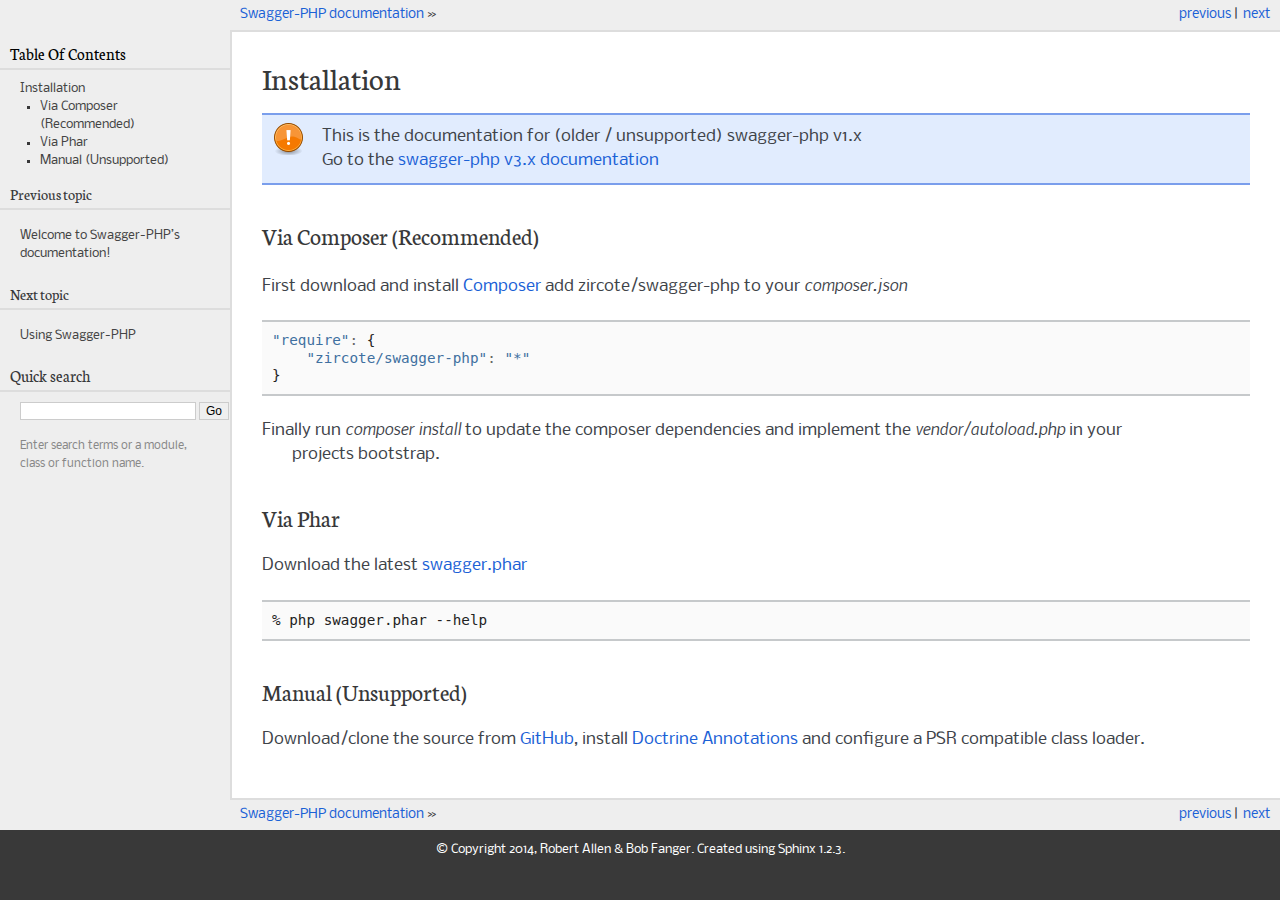
<file: backend/vendor/zircote/swagger-php/docs/.vuepress/public/1.x/installation.html>
<!DOCTYPE html PUBLIC "-//W3C//DTD XHTML 1.0 Transitional//EN"
  "http://www.w3.org/TR/xhtml1/DTD/xhtml1-transitional.dtd">


<html xmlns="http://www.w3.org/1999/xhtml">

<head>
  <meta http-equiv="Content-Type" content="text/html; charset=utf-8" />

  <title>Installation &mdash; Swagger-PHP documentation</title>

  <link rel="stylesheet" href="static/pyramid.css" type="text/css" />
  <link rel="stylesheet" href="static/pygments.css" type="text/css" />

  <script type="text/javascript">
    var DOCUMENTATION_OPTIONS = {
      URL_ROOT: './',
      VERSION: '',
      COLLAPSE_INDEX: false,
      FILE_SUFFIX: '.html',
      HAS_SOURCE: true
    };
  </script>
  <script type="text/javascript" src="static/jquery.js"></script>
  <script type="text/javascript" src="static/underscore.js"></script>
  <script type="text/javascript" src="static/doctools.js"></script>
  <link rel="top" title="Swagger-PHP  documentation" href="welcome.html" />
  <link rel="next" title="Using Swagger-PHP" href="using_swagger.html" />
  <link rel="prev" title="Welcome to Swagger-PHP’s documentation!" href="welcome.html" />
  <link rel="stylesheet" href="http://fonts.googleapis.com/css?family=Neuton&amp;subset=latin" type="text/css" media="screen"
    charset="utf-8" />
  <link rel="stylesheet" href="http://fonts.googleapis.com/css?family=Nobile:regular,italic,bold,bolditalic&amp;subset=latin"
    type="text/css" media="screen" charset="utf-8" />
  <!--[if lte IE 6]>
<link rel="stylesheet" href="static/ie6.css" type="text/css" media="screen" charset="utf-8" />
<![endif]-->

</head>

<body>

  <div class="related">
    <h3>Navigation</h3>
    <ul>
      <li class="right" style="margin-right: 10px">
        <a href="using_swagger.html" title="Using Swagger-PHP" accesskey="N">next</a>
      </li>
      <li class="right">
        <a href="welcome.html" title="Welcome to Swagger-PHP’s documentation!" accesskey="P">previous</a> |</li>
      <li>
        <a href="welcome.html">Swagger-PHP documentation</a> &raquo;</li>
    </ul>
  </div>

  <div class="document">
    <div class="documentwrapper">
      <div class="bodywrapper">
        <div class="body">

          <div class="section" id="installation">
            <h1>Installation
              <a class="headerlink" href="#installation" title="Permalink to this headline">¶</a>
            </h1>
            <div class="admonition note">
              <p class="first admonition-title">Note</p>
              <p class="last">This is the documentation for (older / unsupported) swagger-php v1.x
                <br>Go to the
                <a href="../">swagger-php v3.x documentation</a>
              </p>
            </div>
            <div class="section" id="via-composer-recommended">
              <h2>Via Composer (Recommended)
                <a class="headerlink" href="#via-composer-recommended" title="Permalink to this headline">¶</a>
              </h2>
              <p>First download and install
                <a class="reference external" href="http://getcomposer.org">Composer</a> add zircote/swagger-php to your
                <em>composer.json</em>
              </p>
              <div class="highlight-javascript">
                <div class="highlight">
                  <pre><span class="s2">&quot;require&quot;</span><span class="o">:</span> <span class="p">{</span>
    <span class="s2">&quot;zircote/swagger-php&quot;</span><span class="o">:</span> <span class="s2">&quot;*&quot;</span>
<span class="p">}</span>
</pre>
                </div>
              </div>
              <dl class="docutils">
                <dt>Finally run
                  <em>composer install</em> to update the composer dependencies and implement the
                  <em>vendor/autoload.php</em> in your</dt>
                <dd>projects bootstrap.</dd>
              </dl>
            </div>
            <div class="section" id="via-phar">
              <h2>Via Phar
                <a class="headerlink" href="#via-phar" title="Permalink to this headline">¶</a>
              </h2>
              <p>Download the latest
                <a class="reference external" href="https://github.com/zircote/swagger-php/raw/master/swagger.phar">swagger.phar</a>
              </p>
              <div class="highlight-bash">
                <div class="highlight">
                  <pre>% php swagger.phar --help
</pre>
                </div>
              </div>
            </div>
            <div class="section" id="manual-unsupported">
              <h2>Manual (Unsupported)
                <a class="headerlink" href="#manual-unsupported" title="Permalink to this headline">¶</a>
              </h2>
              <p>Download/clone the source from
                <a class="reference external" href="https://github.com/zircote/swagger-php/">GitHub</a>, install
                <a class="reference external" href="http://www.doctrine-project.org/projects/common.html">Doctrine Annotations</a> and configure a PSR compatible class loader.</p>
            </div>
          </div>


        </div>
      </div>
    </div>
    <div class="sphinxsidebar">
      <div class="sphinxsidebarwrapper">
        <h3>
          <a href="welcome.html">Table Of Contents</a>
        </h3>
        <ul>
          <li>
            <a class="reference internal" href="#">Installation</a>
            <ul>
              <li>
                <a class="reference internal" href="#via-composer-recommended">Via Composer (Recommended)</a>
              </li>
              <li>
                <a class="reference internal" href="#via-phar">Via Phar</a>
              </li>
              <li>
                <a class="reference internal" href="#manual-unsupported">Manual (Unsupported)</a>
              </li>
            </ul>
          </li>
        </ul>

        <h4>Previous topic</h4>
        <p class="topless">
          <a href="welcome.html" title="previous chapter">Welcome to Swagger-PHP&#8217;s documentation!</a>
        </p>
        <h4>Next topic</h4>
        <p class="topless">
          <a href="using_swagger.html" title="next chapter">Using Swagger-PHP</a>
        </p>
        <div id="searchbox" style="display: none">
          <h3>Quick search</h3>
          <form class="search" action="search.html" method="get">
            <input type="text" name="q" />
            <input type="submit" value="Go" />
            <input type="hidden" name="check_keywords" value="yes" />
            <input type="hidden" name="area" value="default" />
          </form>
          <p class="searchtip" style="font-size: 90%">
            Enter search terms or a module, class or function name.
          </p>
        </div>
        <script type="text/javascript">$('#searchbox').show(0);</script>
      </div>
    </div>
    <div class="clearer"></div>
  </div>
  <div class="related">
    <h3>Navigation</h3>
    <ul>
      <li class="right" style="margin-right: 10px">
        <a href="using_swagger.html" title="Using Swagger-PHP">next</a>
      </li>
      <li class="right">
        <a href="welcome.html" title="Welcome to Swagger-PHP’s documentation!">previous</a> |</li>
      <li>
        <a href="welcome.html">Swagger-PHP documentation</a> &raquo;</li>
    </ul>
  </div>
  <div class="footer">
    &copy; Copyright 2014, Robert Allen &amp; Bob Fanger. Created using
    <a href="http://sphinx-doc.org/">Sphinx</a> 1.2.3.
  </div>
</body>

</html>
</file>
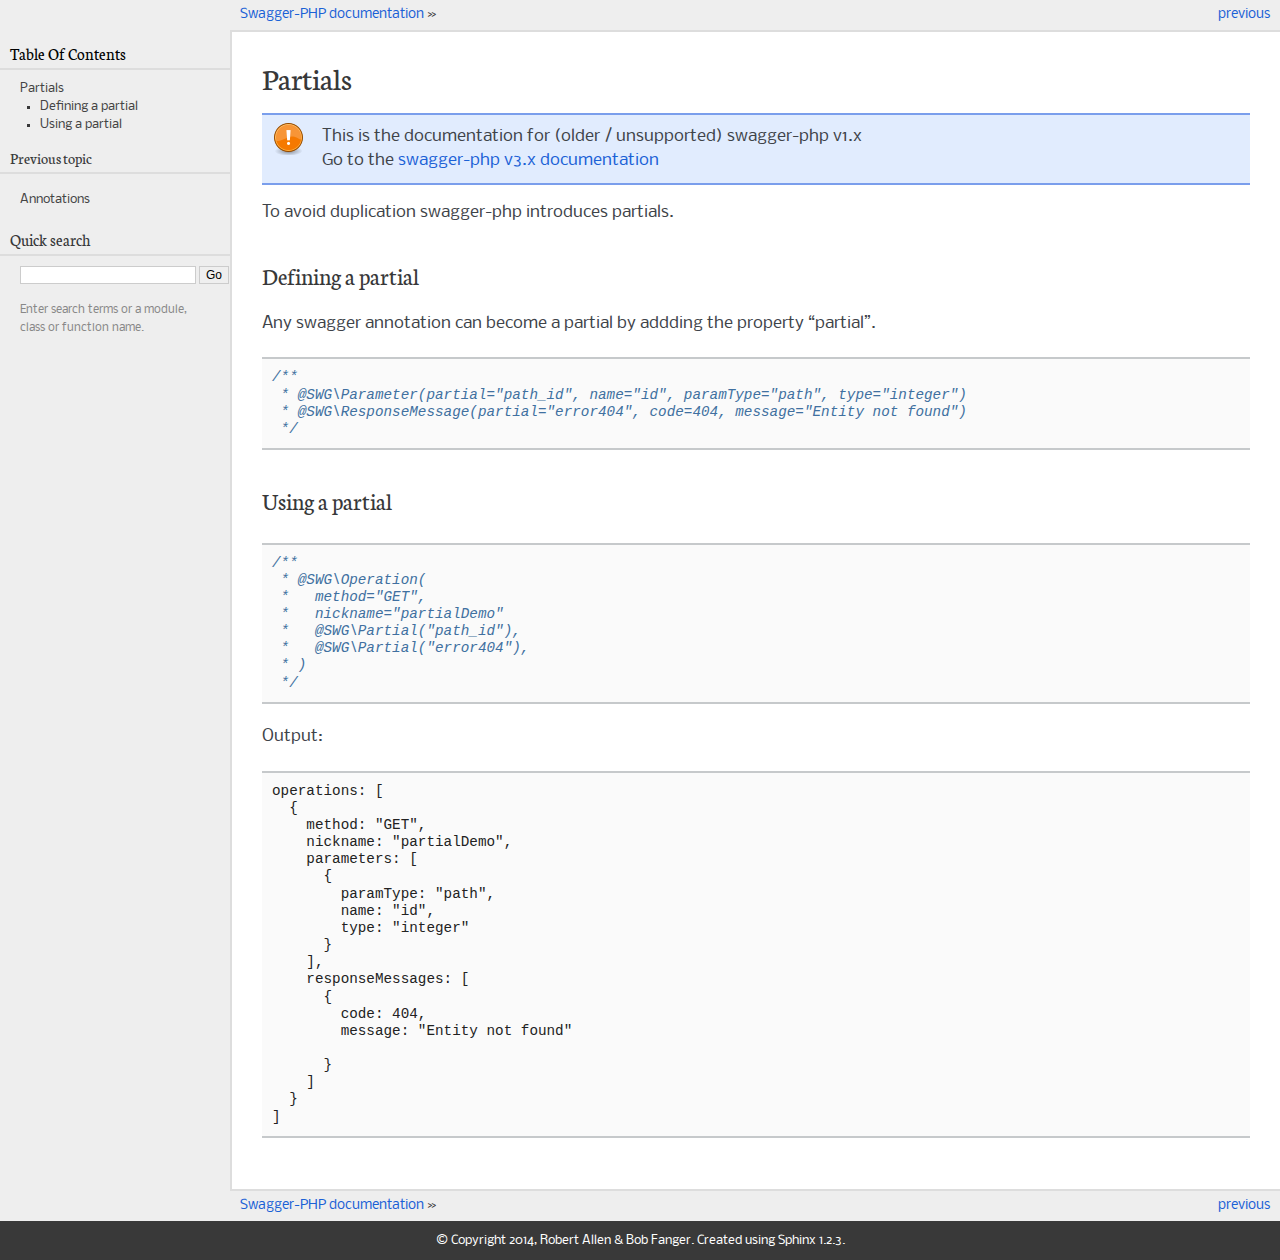
<file: backend/vendor/zircote/swagger-php/docs/.vuepress/public/1.x/partials.html>
<!DOCTYPE html PUBLIC "-//W3C//DTD XHTML 1.0 Transitional//EN"
  "http://www.w3.org/TR/xhtml1/DTD/xhtml1-transitional.dtd">


<html xmlns="http://www.w3.org/1999/xhtml">

<head>
  <meta http-equiv="Content-Type" content="text/html; charset=utf-8" />

  <title>Partials &mdash; Swagger-PHP documentation</title>

  <link rel="stylesheet" href="static/pyramid.css" type="text/css" />
  <link rel="stylesheet" href="static/pygments.css" type="text/css" />

  <script type="text/javascript">
    var DOCUMENTATION_OPTIONS = {
      URL_ROOT: './',
      VERSION: '',
      COLLAPSE_INDEX: false,
      FILE_SUFFIX: '.html',
      HAS_SOURCE: true
    };
  </script>
  <script type="text/javascript" src="static/jquery.js"></script>
  <script type="text/javascript" src="static/underscore.js"></script>
  <script type="text/javascript" src="static/doctools.js"></script>
  <link rel="top" title="Swagger-PHP  documentation" href="welcome.html" />
  <link rel="prev" title="Annotations" href="annotations.html" />
  <link rel="stylesheet" href="http://fonts.googleapis.com/css?family=Neuton&amp;subset=latin" type="text/css" media="screen"
    charset="utf-8" />
  <link rel="stylesheet" href="http://fonts.googleapis.com/css?family=Nobile:regular,italic,bold,bolditalic&amp;subset=latin"
    type="text/css" media="screen" charset="utf-8" />
  <!--[if lte IE 6]>
<link rel="stylesheet" href="static/ie6.css" type="text/css" media="screen" charset="utf-8" />
<![endif]-->

</head>

<body>

  <div class="related">
    <h3>Navigation</h3>
    <ul>
      <li class="right" style="margin-right: 10px">
        <a href="annotations.html" title="Annotations" accesskey="P">previous</a>
      </li>
      <li>
        <a href="welcome.html">Swagger-PHP documentation</a> &raquo;</li>
    </ul>
  </div>

  <div class="document">
    <div class="documentwrapper">
      <div class="bodywrapper">
        <div class="body">

          <div class="section" id="partials">
            <h1>Partials
              <a class="headerlink" href="#partials" title="Permalink to this headline">¶</a>
            </h1>
            <div class="admonition note">
              <p class="first admonition-title">Note</p>
              <p class="last">This is the documentation for (older / unsupported) swagger-php v1.x
                <br>Go to the
                <a href="../">swagger-php v3.x documentation</a>
              </p>
            </div>
            <p>To avoid duplication swagger-php introduces partials.</p>
            <div class="section" id="defining-a-partial">
              <h2>Defining a partial
                <a class="headerlink" href="#defining-a-partial" title="Permalink to this headline">¶</a>
              </h2>
              <p>Any swagger annotation can become a partial by addding the property &#8220;partial&#8221;.</p>
              <div class="highlight-php">
                <div class="highlight">
                  <pre><span class="sd">/**</span>
<span class="sd"> * @SWG\Parameter(partial=&quot;path_id&quot;, name=&quot;id&quot;, paramType=&quot;path&quot;, type=&quot;integer&quot;)</span>
<span class="sd"> * @SWG\ResponseMessage(partial=&quot;error404&quot;, code=404, message=&quot;Entity not found&quot;)</span>
<span class="sd"> */</span>
</pre>
                </div>
              </div>
            </div>
            <div class="section" id="using-a-partial">
              <h2>Using a partial
                <a class="headerlink" href="#using-a-partial" title="Permalink to this headline">¶</a>
              </h2>
              <div class="highlight-php">
                <div class="highlight">
                  <pre><span class="sd">/**</span>
<span class="sd"> * @SWG\Operation(</span>
<span class="sd"> *   method=&quot;GET&quot;,</span>
<span class="sd"> *   nickname=&quot;partialDemo&quot;</span>
<span class="sd"> *   @SWG\Partial(&quot;path_id&quot;),</span>
<span class="sd"> *   @SWG\Partial(&quot;error404&quot;),</span>
<span class="sd"> * )</span>
<span class="sd"> */</span>
</pre>
                </div>
              </div>
              <p>Output:</p>
              <div class="highlight-json">
                <div class="highlight">
                  <pre>operations: [
  {
    method: &quot;GET&quot;,
    nickname: &quot;partialDemo&quot;,
    parameters: [
      {
        paramType: &quot;path&quot;,
        name: &quot;id&quot;,
        type: &quot;integer&quot;
      }
    ],
    responseMessages: [
      {
        code: 404,
        message: &quot;Entity not found&quot;

      }
    ]
  }
]
</pre>
                </div>
              </div>
            </div>
          </div>


        </div>
      </div>
    </div>
    <div class="sphinxsidebar">
      <div class="sphinxsidebarwrapper">
        <h3>
          <a href="welcome.html">Table Of Contents</a>
        </h3>
        <ul>
          <li>
            <a class="reference internal" href="#">Partials</a>
            <ul>
              <li>
                <a class="reference internal" href="#defining-a-partial">Defining a partial</a>
              </li>
              <li>
                <a class="reference internal" href="#using-a-partial">Using a partial</a>
              </li>
            </ul>
          </li>
        </ul>

        <h4>Previous topic</h4>
        <p class="topless">
          <a href="annotations.html" title="previous chapter">Annotations</a>
        </p>
        <div id="searchbox" style="display: none">
          <h3>Quick search</h3>
          <form class="search" action="search.html" method="get">
            <input type="text" name="q" />
            <input type="submit" value="Go" />
            <input type="hidden" name="check_keywords" value="yes" />
            <input type="hidden" name="area" value="default" />
          </form>
          <p class="searchtip" style="font-size: 90%">
            Enter search terms or a module, class or function name.
          </p>
        </div>
        <script type="text/javascript">$('#searchbox').show(0);</script>
      </div>
    </div>
    <div class="clearer"></div>
  </div>
  <div class="related">
    <h3>Navigation</h3>
    <ul>
      <li class="right" style="margin-right: 10px">
        <a href="annotations.html" title="Annotations">previous</a>
      </li>
      <li>
        <a href="welcome.html">Swagger-PHP documentation</a> &raquo;</li>
    </ul>
  </div>
  <div class="footer">
    &copy; Copyright 2014, Robert Allen &amp; Bob Fanger. Created using
    <a href="http://sphinx-doc.org/">Sphinx</a> 1.2.3.
  </div>
</body>

</html>
</file>
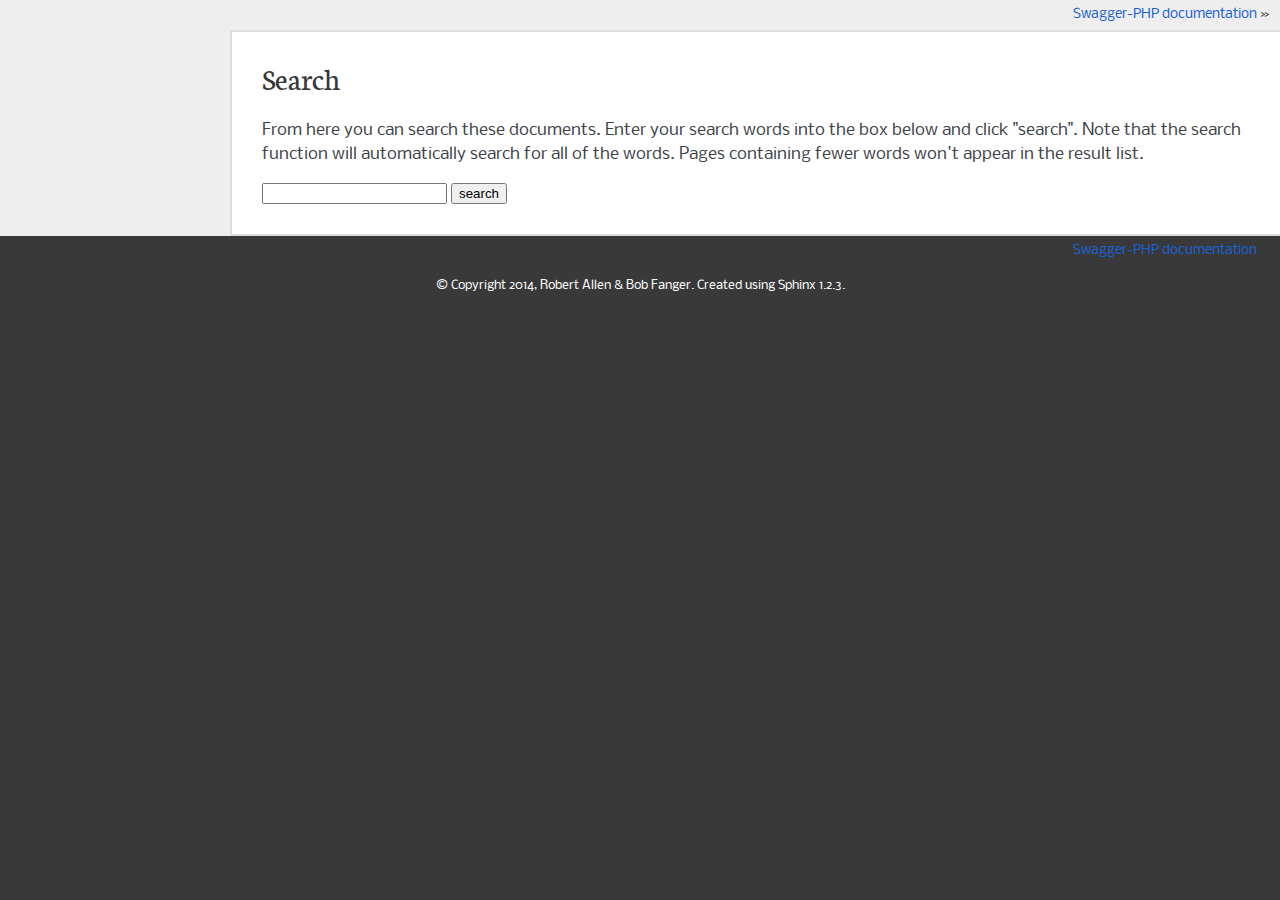
<file: backend/vendor/zircote/swagger-php/docs/.vuepress/public/1.x/search.html>
<!DOCTYPE html PUBLIC "-//W3C//DTD XHTML 1.0 Transitional//EN"
  "http://www.w3.org/TR/xhtml1/DTD/xhtml1-transitional.dtd">


<html xmlns="http://www.w3.org/1999/xhtml">

<head>
  <meta http-equiv="Content-Type" content="text/html; charset=utf-8" />

  <title>Search &mdash; Swagger-PHP documentation</title>

  <link rel="stylesheet" href="static/pyramid.css" type="text/css" />
  <link rel="stylesheet" href="static/pygments.css" type="text/css" />

  <script type="text/javascript">
    var DOCUMENTATION_OPTIONS = {
      URL_ROOT: './',
      VERSION: '',
      COLLAPSE_INDEX: false,
      FILE_SUFFIX: '.html',
      HAS_SOURCE: true
    };
  </script>
  <script type="text/javascript" src="static/jquery.js"></script>
  <script type="text/javascript" src="static/underscore.js"></script>
  <script type="text/javascript" src="static/doctools.js"></script>
  <script type="text/javascript" src="static/searchtools.js"></script>
  <link rel="top" title="Swagger-PHP  documentation" href="welcome.html" />
  <script type="text/javascript">
    jQuery(function () { Search.loadIndex("searchindex.js"); });
  </script>

  <script type="text/javascript" id="searchindexloader"></script>

  <link rel="stylesheet" href="http://fonts.googleapis.com/css?family=Neuton&amp;subset=latin" type="text/css" media="screen"
    charset="utf-8" />
  <link rel="stylesheet" href="http://fonts.googleapis.com/css?family=Nobile:regular,italic,bold,bolditalic&amp;subset=latin"
    type="text/css" media="screen" charset="utf-8" />
  <!--[if lte IE 6]>
<link rel="stylesheet" href="static/ie6.css" type="text/css" media="screen" charset="utf-8" />
<![endif]-->


</head>

<body>

  <div class="related">
    <h3>Navigation</h3>
    <ul>
      <li class="right" style="margin-right: 10px">
        <a href="welcome.html">Swagger-PHP documentation</a> &raquo;</li>
    </ul>
  </div>

  <div class="document">
    <div class="documentwrapper">
      <div class="bodywrapper">
        <div class="body">

          <h1 id="search-documentation">Search</h1>
          <div id="fallback" class="admonition warning">
            <script type="text/javascript">$('#fallback').hide();</script>
            <p>
              Please activate JavaScript to enable the search functionality.
            </p>
          </div>
          <p>
            From here you can search these documents. Enter your search words into the box below and click "search". Note that the search
            function will automatically search for all of the words. Pages containing fewer words won't appear in the result
            list.
          </p>
          <form action="" method="get">
            <input type="text" name="q" value="" />
            <input type="submit" value="search" />
            <span id="search-progress" style="padding-left: 10px"></span>
          </form>

          <div id="search-results">

          </div>

        </div>
      </div>
    </div>
    <div class="sphinxsidebar">
      <div class="sphinxsidebarwrapper">
      </div>
    </div>
    <div class="clearer"></div>
  </div>
  <div class="related">
    <h3>Navigation</h3>
    <ul>
      <li class="right" style="margin-right: 10px">
        <a href="welcome.html">Swagger-PHP documentation</a> &raquo;</li>
    </ul>
  </div>
  <div class="footer">
    &copy; Copyright 2014, Robert Allen &amp; Bob Fanger. Created using
    <a href="http://sphinx-doc.org/">Sphinx</a> 1.2.3.
  </div>
</body>

</html>
</file>
<file: style.css>
/*
Theme Name: Ministore
Theme URI: 
Author: 
Author URI: 
Description: Ministore is specially designed product packaged for Ministore by Moksha.
Version: 
*/

/*--------------------------------------------------------------
This is main CSS file that contains custom style rules used in this template
--------------------------------------------------------------*/

/*------------------------------------*\
    Table of contents
\*------------------------------------*/

/*------------------------------------------------

CSS STRUCTURE:

    
/*--------------------------------------------------------------
/** 1. VARIABLES
--------------------------------------------------------------*/
:root {
  --accent-color:             #717171;
  --white-color:              #fff;
  --black-color:              #000;
  --gray-color:               #F3F3F3;
  --gray-color-300:           #D8D8D8;
  --gray-color-500:           #AEAEAE;
  --gray-color-800:           #3A3A3A;
  --light-gray-color:         #D7DDDF;
  --primary-color:            #72AEC8;
  --bs-primary-rgb:           114,174,200;
  --light-color:              #f8f9fa;
  --dark-color:               #212529;
  --light-blue-color:         #EDF1F3;
  --navbar-color-color:       #131814;
  --swiper-theme-color:       #4A4A4A;
  --swiper-pagination-color:  #4A4A4A;

}

/* on mobile devices below 600px
 */
@media screen and (max-width: 600px) {
    :root {
        --header-height : 100px;
        --header-height-min   : 80px;
    }
}

/* Fonts */
:root {
    --body-font           : "Lato", sans-serif;
    --heading-font        : "Jost", sans-serif;
}

/*----------------------------------------------*/
/* 1 GENERAL TYPOGRAPHY */
/*----------------------------------------------*/

/* 1.1 General Styles
/*----------------------------------------------*/
*, *::before, *::after {
  -webkit-box-sizing: border-box;
  -moz-box-sizing: border-box;
  box-sizing: border-box;
}
html {
  box-sizing: border-box;
}
body {
  font-family: var(--body-font);
  font-size: 14px;
  font-weight: 500;
  line-height: 1.6;
  margin: 0;
}
p {
  font-size: 1.2em;
  color: var(--gray-color-500);
}
ul.inner-list li {
   font-size: 1.2em;
}
a {
  color: var(--dark-color);
  text-decoration: none;
  transition: 0.3s color ease-out;
}
a.light {
  color: var(--light-color);
}
a:hover {
  text-decoration: none;
  color: var(--primary-color);
}

/*------------ Background Color -----------*/
.bg-gray {
    background: var(--gray-color);
}
.bg-dark {
    background: var(--dark-color);
}
.bg-light {
    background: var(--light-color);
}
.bg-light-blue {
    background: var(--light-blue-color);
}

/* - Section Padding
--------------------------------------------------------------*/
.padding-xsmall {
  padding-top: 0.5em;
  padding-bottom: 0.5em;
}
.padding-small {
  padding-top: 2em;
  padding-bottom: 2em;
}
.padding-medium {
  padding-top: 4em;
  padding-bottom: 4em;
}
.padding-large {
  padding-top: 7em;
  padding-bottom: 7em;
}
.padding-xlarge {
  padding-top: 9.5em;
  padding-bottom: 9.5em;
}

/* no padding */
.no-padding-top {
  padding-top: 0 !important;
}
.no-padding-right {
  padding-right: 0 !important;
}
.no-padding-bottom {
  padding-bottom: 0 !important;
}
.no-padding-left {
  padding-left: 0 !important;
}
.no-padding-tb {
  padding-top: 0 !important;
  padding-bottom: 0 !important;
}
.no-padding-lr {
  padding-left: 0 !important;
  padding-right: 0 !important;
}
.no-gutter {
  padding: 0 !important;
}

/* no padding and margin */
.no-padding {
  padding: 0 !important;
}
.no-margin {
  margin: 0 !important;
}

/* - Section margin
--------------------------------------------------------------*/
.margin-small {
  margin-top: 3em;
  margin-bottom: 3em;
}
.margin-medium {
  margin-top: 5em;
  margin-bottom: 5em;
}
.margin-large {
  margin-top: 7em;
  margin-bottom: 7em;
}
.margin-xlarge {
  margin-top: 9em;
  margin-bottom: 9em;
}

@media only screen and (max-width: 768px) {
  .margin-small,
  .margin-medium,
  .margin-large {
    margin-top: 1em;
    margin-bottom: 1em;
  }
}


/* - Section Title
--------------------------------------------------------------*/
h3.card-title,
h3.cart-title {
   font-size: 1.5em;
}

/* - Section width
--------------------------------------------------------------*/
.u-full-width {
    width: 100%;
    border: none;
}

/*--------------------------------------------------------------
/** 2.10 Buttons
--------------------------------------------------------------*/
/* - Button Sizes
------------------------------------------------------------- */
.btn.btn-small {
  padding: 0.8em 1.8em;
  font-size: 0.65em;
}
.btn.btn-medium {
  padding: 0.8em 2.8em;
  font-size: 1.1em;
  letter-spacing: 2px;
}
.btn.btn-large {
  padding: 2.4em 5.1em;
  font-size: 1.8em;
}

/* - Button Shapes
------------------------------------------------------------- */
.btn.btn-rounded,
.btn.btn-rounded::after {
  border-radius: 6px;
}
.btn.btn-pill,
.btn.btn-pill::after {
  border-radius: 2em;
}
/* button outline */
.btn.btn-outline-dark,
.btn.btn-outline-light,
.btn.btn-outline-accent {
  background: transparent;
  text-shadow: none;
  box-shadow: none;
}
.btn.btn-outline-dark:hover::after,
.btn.btn-outline-light:hover::after {
  background-color: transparent;
}
.btn.btn-outline-dark {
  border-color: rgba(0,0,0,1);
  color: var(--dark-color);
}
.btn.btn-outline-dark:hover {
  background: var(--dark-color);
  color: var(--light-color);
}
.btn.btn-outline-light {
  border-color: rgba(255,255,255,0.5);
  color: var(--light-color);
}
.btn.btn-outline-light:hover {
  background: var(--primary-color);
  color: var(--light-color);
  border-color: var(--primary-color);
}
.btn.btn-outline-accent {
  background: transparent;
  border-color: var(--accent-color);
  color: var(--dark-color);
}
.btn.btn-outline-accent:hover {
  border-color: var(--dark-color);
  color: var(--dark-color) !important;
}
.btn.btn-full {
  display: block;
  margin: .85em 0;
  width: 100%;
  letter-spacing: 0.12em;
}

/* no border radius */
.btn-rounded-none,
.btn-rounded-none::after {
  border-radius: 0;
}

/* - Buttons Color Scheme
------------------------------------------------------------- */
.btn.btn-normal {
  text-decoration: underline;
  border: none;
}
.btn.btn-normal:hover {
  text-decoration: none;
}
.btn.btn-accent {
  color: var(--light-color);
  background-color: var(--accent-color);
  border: none;
}
.btn.btn-accent:hover {
  color: var(--light-color) !important;
  background-color: var(--primary-color);
}
.btn.btn-black {
  background-color: var(--dark-color);
  color: var(--light-color);
  border: none;
}
.btn.btn-black:hover {
  background-color: var(--primary-color);
  color: var(--light-color);
}
.btn.btn-light {
  background-color: var(--light-color);
  color: var(--dark-color);
  border: none;
}
.btn.btn-light:hover {
  background-color: var(--primary-color);
  color: var(--light-color);
}
.btn.btn-primary {
  background: var(--primary-color);
  color: var(--light-color);
  border: none;
}
.btn.btn-primary:hover {
  background-color: var(--dark-color);
  color: var(--light-color);
}

/* - Buttons Aligns
------------------------------------------------------------- */
.btn-left {
  text-align: left;
  display: block;
}
.btn-center {
  text-align: center;
  display: block;
}
.btn-right {
  text-align: right;
  display: block;
}

/*----------------------------------------------*/
/* 2 SITE STRUCTURE */
/*----------------------------------------------*/

/* - Search Bar
------------------------------------------------------------- */
.search-box {
    background: var(--gray-color);
    position: relative;
}
.close-button {
    position: absolute;
    top: 20px;
    right: 120px;
    cursor: pointer;
    z-index: 9;
}
.search-box input.search-input {
    font-size: 1.3em;
    width: 70%;
    height: 30px;
    padding: 25px;
    border-radius: 80px;
    border-color: rgb(0 0 0 / 25%);
    background: transparent;
}
.search-box svg {
    width: 22px;
    height: 22px;
    color: var(--primary-color);
}
.search-box svg.search {
    margin-left: -50px;
}


/** Search Form
--------------------------------------------------------------*/
.search-form input[type="search"].search-field {
  border: none;
  background: #f1f1f1;
  width: 100%;
  border-radius: 50px;
  padding: 10px 40px;
}
.search-form input[type="search"].search-field::focus {
  border-color: #af9aaa;
}
.search-form button {
  position: absolute;
  top: 6px;
  right: 9px;
  background: transparent;
  border: none;
}

/** Search Popup
--------------------------------------------------------------*/
.search-popup {
  background-color: #fff;
  position: fixed;
  left: 0;
  top: 0;
  width: 100%;
  height: 100%;
  opacity: 0;
  visibility: hidden;
  z-index: 9999;
  -webkit-transition: opacity 0.3s 0s, visibility 0s 0.3s;
  -moz-transition: opacity 0.3s 0s, visibility 0s 0.3s;
  transition: opacity 0.3s 0s, visibility 0s 0.3s;
}
.search-popup.is-visible {
  opacity: 1;
  visibility: visible;
  cursor: -webkit-image-set(url("data:image/svg+xml;charset=utf8,%3Csvg xmlns='http://www.w3.org/2000/svg' width='20' height='20' viewBox='0 0 20 20'%3E%3Cpath fill='%23FFF' d='M20 1l-1-1-9 9-9-9-1 1 9 9-9 9 1 1 9-9 9 9 1-1-9-9'/%3E%3C/svg%3E") 1x, url("data:image/svg+xml;charset=utf8,%3Csvg xmlns='http://www.w3.org/2000/svg' width='20' height='20' viewBox='0 0 20 20'%3E%3Cpath fill='%23000' d='M20 1l-1-1-9 9-9-9-1 1 9 9-9 9 1 1 9-9 9 9 1-1-9-9'/%3E%3C/svg%3E") 2x), pointer;
  cursor: url("data:image/svg+xml;charset=utf8,%3Csvg xmlns='http://www.w3.org/2000/svg' width='20' height='20' viewBox='0 0 20 20'%3E%3Cpath fill='%23000' d='M20 1l-1-1-9 9-9-9-1 1 9 9-9 9 1 1 9-9 9 9 1-1-9-9'/%3E%3C/svg%3E"), pointer;
  -webkit-transition: opacity 0.3s 0s, visibility 0s 0s;
  -moz-transition: opacity 0.3s 0s, visibility 0s 0s;
  transition: opacity 0.3s 0s, visibility 0s 0s;
}
.search-popup-container {
  background-color: transparent;
  position: relative;
  top: 50%;
  margin: 0 auto;
  padding: 0;
  width: 90%;
  max-width: 800px;
  text-align: center;
  box-shadow: none;
  cursor: default;
  -webkit-transform: translateY(-40px);
  transform: translateY(-40px);
  -webkit-backface-visibility: hidden;
  backface-visibility: hidden;
  -webkit-transition-property: -webkit-transform;
  transition-property: transform;
  -webkit-transition-duration: 0.3s;
  transition-duration: 0.3s;
}
.is-visible .search-popup-container {
  -webkit-transform: translateY(-50%);
  transform: translateY(-50%);
}
.search-popup-form {
  position: relative;
  margin: 0 0 3em 0;
}
.search-popup-form .form-control {
  padding: 0 0 .375em 0;
  font-size: 2em;
}
.search-popup-form #search-popup-submit {
  display: none;
}
.search-popup .search-popup-close {
  display: block;
  position: absolute;
  top: 2em;
  right: 2em;
  margin: -0.5em;
  padding: 0.5em;
  line-height: 0;
}
.search-popup .search-popup-close:hover {
  -webkit-transform: rotate(90deg);
  -ms-transform: rotate(90deg);
  transform: rotate(90deg);
}
.search-popup .search-popup-close i {
  display: block;
  position: relative;
  width: 1em;
  height: 1em;
  fill: rgba(0,0,0,0.5);
}
.search-popup .search-popup-close:hover i {
  fill: rgba(0,0,0,1);
}
.search-popup .cat-list-title {
  margin-top: 40px;
  margin-bottom: 10px;
  font-size: 0.6em;
  font-weight: normal;
  text-transform: uppercase;
  letter-spacing: 0.1em;
}
.search-popup .cat-list {
  margin: 0;
  list-style-type: none;
}
.search-popup .cat-list-item {
  display: inline-block;
  margin-bottom: 0;
  letter-spacing: 0.015em;
  font-size: 2em;
}
.search-popup .cat-list-item a {
  position: relative;
}
.search-popup .cat-list-item a::after {
  background: none repeat scroll 0 0 #fff;
  content: "";
  height: 1px;
  border-bottom: 1px solid #ff9697;
  left: 0;
  opacity: 0;
  position: absolute;
  top: 100%;
  width: 100%;
  -webkit-transition: height 0.3s,opacity 0.3s,-webkit-transform 0.3s;
  transition: height 0.3s,opacity 0.3s,transform 0.3s;
  -webkit-transform: translateY(-5px);
  transform: translateY(-5px);
}
.search-popup .cat-list-item a:hover::after {
  height: 1px;
  opacity: 1;
  -webkit-transform: translateY(2px);
  transform: translateY(2px);
}
.search-popup .cat-list-item::after {
  content: "/";
  padding: 0 5px;
  line-height: 1;
  color: rgba(0, 0, 0, 0.5);
  vertical-align: text-top;
}
.search-popup .cat-list-item:last-child::after {
  display: none;
}

@media only screen and (max-width: 991px) {
  .search-popup .cat-list-item,
  .search-popup-form .form-control {
    font-size: 1.425em;
  }
}
@media only screen and (max-width: 767px) {
.search-popup .search-popup-close {
    top: 1em;
    right: 1em;
  }
}
@media only screen and (max-width: 575px) {
  .search-popup .cat-list-item,
  .search-popup-form .form-control {
    font-size: 1.125em;
  }
  .search-popup .search-popup-close {
    top: 1em;
    right: 1em;
  }
}

.search-popup input[type="search"] {
  font-size: 24px;
  height: 60px;
  padding: 26px;
}
.search-popup .search-form button {
  top: 12px;
  right: 15px;
}
.search-popup .search-form button svg {
  height: 28px;
  width: 28px;
}


/* 1. Header
/*----------------------------------------------*/
.site-header {
    position: fixed;
    width: 100%;
    z-index: 11;
    transition: background 0.3s ease-out;
}
.navbar-toggler svg.navbar-icon {
    width: 50px;
    height: 50px;
}
.navbar-nav .nav-item a.nav-link {
    color: var(--accent-color);
}
.navbar-nav .nav-item a.nav-link.active, 
.navbar-nav .nav-item a.nav-link:focus, 
.navbar-nav .nav-item a.nav-link:hover {
    color: var(--primary-color);
}

/*------------ Offcanvas -------------- */
#header-nav .navbar-toggler:focus {
    box-shadow: none;
}
#header-nav .offcanvas.show {
    z-index: 9999;
    background-color: var(--light-blue-color);
}
#header-nav .offcanvas-end {
    width: 500px;
}
.offcanvas.show .nav-item a.nav-link {
    font-size: 2em;
}
.offcanvas.show .offcanvas-body .navbar-nav {
    align-items: unset!important;
    padding-left: 20px;
}

/*------------ Top User Icons -----------*/
.site-header .user-items svg {
    width: 18px;
    height: 18px;
    cursor: pointer;
}

@media only screen and (max-width: 991px) {
  #navbar .user-items {
    display: none;
  }
}


/* 2. Billboard
/*----------------------------------------------*/
/*------------Swiper Arrow -----------*/
#billboard .swiper-arrow {
    position: absolute;
    top: 0;
    bottom: 0;
    z-index: 2;
    display: flex;
    align-items: center;
}
.swiper-icon.swiper-arrow svg {
    fill: var(--light-gray-color);
}
.swiper-icon.swiper-arrow:hover svg,
.swiper-icon.swiper-arrow:focus svg {
    fill: var(--primary-color);
}
#billboard .swiper-arrow.swiper-arrow-prev {
    left: 0;
}
#billboard .swiper-arrow.swiper-arrow-next {
    right: 0;
}

@media only screen and (max-width: 767px){
  #billboard .swiper-arrow.swiper-arrow-prev{
    display:none;
  }
  #billboard .swiper-arrow.swiper-arrow-next {
    display:none;
  }

}
@media only screen and (max-width: 767px) {
  #billboard .banner-content {
      margin-top: 210px;
  }
  #billboard .image-holder {
      margin-top: -390px;
      opacity: 0.3;
  }
  #billboard .swiper-arrow {
      top: 400px;
  }
}

/* 3. Icon Box - Company Services
/*----------------------------------------------*/
.icon-box .icon-box-icon svg {
    width: 26px;
    height: 26px;
    fill: var(--primary-color);
}

@media only screen and (max-width: 991px) {
  #company-services .icon-box {
    flex-wrap: wrap;
  }
}

/* 4. Product
/*----------------------------------------------*/
.product-store .product-card .cart-concern {
    bottom: 75px;
    width: 100%;
    display: flex;
    justify-content: center;
    cursor: pointer;
    text-transform: uppercase;
    transition: all 0.3s ease-out;
    opacity: 0;
}
.product-store .product-card:hover .cart-concern {
    bottom: 90px;
    opacity: 1;
}
.product-card .cart-concern svg {
    width: 16px;
    height: 16px;
    fill: var(--light-color);
    margin-left: 9px;
}
.product-card .card-detail span {
    font-size: 1.5em;
}

@media only screen and (max-width: 575px) {
  .product-store .product-card .card-detail {
      padding: 10px;
  }
}

/*------------Swiper Pagination -----------*/
.product-store .swiper-pagination.swiper-pagination-clickable.swiper-pagination-bullets.swiper-pagination-horizontal {
    bottom: 35px;
}
.swiper-pagination span.swiper-pagination-bullet {
    width: 15px;
    height: 15px;
}

/* 5. Testimonial
/*----------------------------------------------*/
.review-item blockquote {
    font-size: 2.5em;
    font-weight: 300;
    line-height: 1.2;
}
.rating svg.star {
    width: 16px;
    height: 16px;
    fill: var(--primary-color);
}
#testimonials .swiper-arrow svg {
    width: 45px;
    height: 45px;
    fill: var(--light-gray-color);
}
.review-content .swiper-arrow {
    top: 0;
    bottom: 0;
    z-index: 2;
}
.review-content .swiper-arrow.swiper-arrow-next {
    right: 0;
}
.review-content .quotation svg.quote {
    color: var(--light-blue-color);
}

@media only screen and (max-width: 767px) {
  #testimonials blockquote {
      font-size: 2em;
  }
  .review-content .swiper-arrow {
      bottom: -420px;
  }
}

/* 6. Subscribe
/*----------------------------------------------*/
.subscribe-content p {
   color: var(--gray-color-500);
}

@media only screen and (max-width: 1199px) {
  .subscription-form input.form-control,
  .subscription-form button {
      width: 100%;
      margin-bottom: 10px;
  }
}

/* 7. Instagram
/*----------------------------------------------*/
#instagram figure.instagram-item {
    width: 20%;
}
figure.instagram-item img.insta-image {
    width: 100%;
    height: 100%;
    object-fit: cover;
}
.instagram-item .icon-overlay {
    top: 30px;
    left: 0;
    width: 100%;
    height: auto;
    color: var(--light-color);
    opacity: 0;
    transition: 0.9s ease-out;
}
.instagram-item:hover .icon-overlay {
    top: 0;
    opacity: 1;
}
.instagram-item .icon-overlay svg.instagram {
    height: 50px;
}

@media only screen and (max-width: 767px) {
  #instagram figure.instagram-item {
      width: 30%;
  }
}

@media only screen and (max-width: 501px) {
  #instagram figure.instagram-item {
      width: 100%;
  }
}

/* 8. Footer
/*----------------------------------------------*/
/*------------ Social Icon -----------*/
.social-links svg {
    width: 20px;
    height: 20px;
    color: var(--light-gray-color);
}
.social-links svg:hover {
    color: var(--primary-color);
}
.social-links li {
  padding-right: 30px;
}


/* 9. About Us Page
/*----------------------------------------------*/
/*------------ Video Icon -----------*/
.video-item a {
    top: 0;
    right: 0;
    bottom: 0;
    left: 0;
}
.video-item svg.video-player {
    width: 80px;
    height: 80px;
    padding: 19px;
    border-radius: 50%;
}

/* - Shop Page
--------------------------------------------------------------*/
/* ----------- Search Bar -----------*/
.shopify-grid select#input-sort {
    font-size: 1.2em;
    color: var(--dark-grey-color);
    border: none;
    padding: 0;
    text-align: center;
}

/* ----------- SideBar -----------*/
.sidebar input.search-field {
    width: 290px;
    height: 50px;
    box-shadow: 5px 5px 15px 5px #eee;
    border: 1px solid #eee;
    padding-left: 20px;
    outline-offset: 0;
}
.sidebar .search-icon {
    padding: 14px;
}
.sidebar svg.search {
    width: 20px;
    height: 20px;
}
.sidebar h5.widget-title {
    font-size: 1.4em;
    margin-bottom: 15px;
}
.sidebar .sidebar-list li {
    font-size: 1.2em;
}
.sidebar .sidebar-list li a {
    color: var(--dark-30);
}
.sidebar .sidebar-list li a:hover {
    color: var(--primary-color);
}

@media only screen and (max-width: 991px) {
  .widget-search-bar form {
      flex-wrap: wrap;
  }
}

/* ----------- Pagination -----------*/
.paging-navigation .pagination .page-numbers {
    font-size: 1.4em;
    color: var(--gray-color-500);
}
.paging-navigation .pagination .page-numbers:hover {
    color: var(--primary-color);
}
.paging-navigation .pagination svg {
    width: 35px;
}


/* 10. Single Product Page
/*----------------------------------------------*/
/*------------ Product Info -----------*/
.product-info .rating svg.star-fill {
    fill: var(--dark-color);
}
.product-info .select-list li.select-item {
    font-size: 1.2em;
}
.product-quantity .input-group {
  width: 140px;
  gap: 2px;
}
.product-quantity #quantity {
  height: auto;
  width: 20px;
  border: none;
  margin: 0;
  padding: 0;
}
.product-quantity #quantity,
.product-quantity .btn-number {
  width: 40px;
  height: 40px;
  text-align: center;
  background: #FFFFFF;
  border: 1px solid #E2E2E2;
  border-radius: 6px;
  color: #222;
  padding: 0;
}
.single-product .cart-wrap h4.item-title {
    font-size: 1.5em;
}
.single-product .product-quantity .stock-number {
    font-size: 1.2em;
}
.meta-product h4.item-title {
    font-size: 1.2em;
}

/*------------ Product Info Tabs -----------*/
.product-info-tabs .tabs-listing button {
    font-size: 2em;
    color: var(--dark-color);
}
.product-info-tabs .nav-tabs .nav-link {
    border: none;
}
.product-info-tabs .nav-tabs .nav-item.show .nav-link, 
.product-info-tabs .nav-tabs .nav-link.active {
    color: var(--primary-color);
}


@media only screen and (max-width: 991px) {
  .product-info-tabs .tabs-listing button {
      font-size: 1.2em;
      padding-right: 20px!important;
  }
}


/* 10. Cart Page
-----------------------------------------------------*/
.shopify-cart .card-price .money {
    font-size: 1.5em;
}
.shopify-cart .total-price .money {
    font-size: 2.9em;
}
.total-price .cart-totals {
    font-size: 1.5em;
}
.shopify-cart .table th {
    width: 30%;
}


/* 11. Checkout Page
--------------------------------------------------------------*/
.list-group-item span {
    font-size: 1.2em;
}


/* 12. Blog Page
--------------------------------------------------------------*/
/*------------ Sidebar -----------*/
.sidebar-post-item h4.card-title {
    font-size: 1.2em;
}

/* 13. Sibgle Post Page
--------------------------------------------------------------*/
#single-post-navigation .post-navigation span.page-nav-title {
    font-size: 1.5em;
}
.post-navigation svg {
    width: 30px;
    height: 45px;
}
.post-navigation:hover svg,
.post-navigation:focus svg {
    fill: var(--primary-color);
}

.icon-hover:hover {
  border-color: #3b71ca !important;
  background-color: white !important;
  color: #3b71ca !important;
}

.icon-hover:hover i {
  color: #3b71ca !important;
}
</file>
<file: css/spapp.css>
main#spapp > section { display: none; } 
main#spapp > section:last-child { display: block; } 
@keyframes appear { from { width:0; opacity:0; } to { width:100%; opacity:1; } } 
main#spapp > section:target { display: block; animation: appear 0.1s linear 1; } 
main#spapp > section:target ~ * { display: none; }
</file>
<file: backend/vendor/zircote/swagger-php/docs/.vuepress/public/1.x/static/pyramid.css>
/*
 * pyramid.css_t
 * ~~~~~~~~~~~~
 *
 * Sphinx stylesheet -- pylons theme.
 *
 * :copyright: Copyright 2007-2014 by the Sphinx team, see AUTHORS.
 * :license: BSD, see LICENSE for details.
 *
 */
 
@import url("basic.css");
 
/* -- page layout ----------------------------------------------------------- */
 
body {
    font-family: "Nobile", sans-serif;
    font-size: 100%;
    background-color: #393939;
    color: #ffffff;
    margin: 0;
    padding: 0;
}

div.documentwrapper {
    float: left;
    width: 100%;
}

div.bodywrapper {
    margin: 0 0 0 230px;
}

hr {
    border: 1px solid #B1B4B6;
}
 
div.document {
    background-color: #eee;
}

div.header {
    width:100%;
    background: #f4ad32 url(headerbg.png) repeat-x 0 top;
    border-bottom: 2px solid #ffffff;
}

div.logo {
    text-align: center;
    padding-top: 10px;
}

div.body {
    background-color: #ffffff;
    color: #3E4349;
    padding: 0 30px 30px 30px;
    font-size: 1em;
    border: 2px solid #ddd;
    border-right-style: none;
    overflow: auto;
}
 
div.footer {
    color: #ffffff;
    width: 100%;
    padding: 13px 0;
    text-align: center;
    font-size: 75%;
    background: transparent;
    clear:both;
}
 
div.footer a {
    color: #ffffff;
    text-decoration: none;
}

div.footer a:hover {
    color: #e88f00;
    text-decoration: underline;
}
 
div.related {
    line-height: 30px;
    color: #373839;
    font-size: 0.8em;
    background-color: #eee;
}
 
div.related a {
    color: #1b61d6;
}

div.related ul {
    padding-left: 240px;
}
 
div.sphinxsidebar {
    font-size: 0.75em;
    line-height: 1.5em;
}

div.sphinxsidebarwrapper{
    padding: 10px 0;
}
 
div.sphinxsidebar h3,
div.sphinxsidebar h4 {
    font-family: "Neuton", sans-serif;
    color: #373839;
    font-size: 1.4em;
    font-weight: normal;
    margin: 0;
    padding: 5px 10px;
    border-bottom: 2px solid #ddd;
}

div.sphinxsidebar h4{
    font-size: 1.3em;
}
 
div.sphinxsidebar h3 a {
    color: #000000;
}
 
 
div.sphinxsidebar p {
    color: #888;
    padding: 5px 20px;
}
 
div.sphinxsidebar p.topless {
}
 
div.sphinxsidebar ul {
    margin: 10px 20px;
    padding: 0;
    color: #373839;
}
 
div.sphinxsidebar a {
    color: #444;
}
 
div.sphinxsidebar input {
    border: 1px solid #ccc;
    font-family: sans-serif;
    font-size: 1em;
}

div.sphinxsidebar input[type=text]{
    margin-left: 20px;
}

/* -- sidebars -------------------------------------------------------------- */

div.sidebar {
    margin: 0 0 0.5em 1em;
    border: 2px solid #c6d880;
    background-color: #e6efc2;
    width: 40%;
    float: right;
    border-right-style: none;
    border-left-style: none;
    padding: 10px 20px;
}

p.sidebar-title {
    font-weight: bold;
}

/* -- body styles ----------------------------------------------------------- */
 
a, a .pre {
    color: #1b61d6;
    text-decoration: none;
}
 
a:hover, a:hover .pre {
    text-decoration: underline;
}
 
div.body h1,
div.body h2,
div.body h3,
div.body h4,
div.body h5,
div.body h6 {
    font-family: "Neuton", sans-serif;
    background-color: #ffffff;
    font-weight: normal;
    color: #373839;
    margin: 30px 0px 10px 0px;
    padding: 5px 0;
}
 
div.body h1 { border-top: 20px solid white; margin-top: 0; font-size: 200%; }
div.body h2 { font-size: 150%; background-color: #ffffff; }
div.body h3 { font-size: 120%; background-color: #ffffff; }
div.body h4 { font-size: 110%; background-color: #ffffff; }
div.body h5 { font-size: 100%; background-color: #ffffff; }
div.body h6 { font-size: 100%; background-color: #ffffff; }
 
a.headerlink {
    color: #1b61d6;
    font-size: 0.8em;
    padding: 0 4px 0 4px;
    text-decoration: none;
}
 
a.headerlink:hover {
    text-decoration: underline;
}
 
div.body p, div.body dd, div.body li {
    line-height: 1.5em;
}
 
div.admonition p.admonition-title + p {
    display: inline;
}

div.admonition {
    background: #eeeeec;
    border: 2px solid #babdb6;
    border-right-style: none;
    border-left-style: none;
    padding: 10px 20px 10px 60px;
}

div.highlight{
    background-color: white;
}

div.note {
    border: 2px solid #7a9eec;
    border-right-style: none;
    border-left-style: none;
    padding: 10px 20px 10px 60px;
    background: #e1ecfe url(dialog-note.png) no-repeat 10px 8px;
}
 
div.seealso {
    background: #fff6bf url(dialog-seealso.png) no-repeat 10px 8px;
    border: 2px solid #ffd324;
    border-left-style: none;
    border-right-style: none;
    padding: 10px 20px 10px 60px;
}
 
div.topic {
    background: #eeeeee;
    border: 2px solid #C6C9CB;
    padding: 10px 20px;
    border-right-style: none;
    border-left-style: none;
}
 
div.warning {
    background: #fbe3e4 url(dialog-warning.png) no-repeat 10px 8px;
    border: 2px solid #fbc2c4;
    border-right-style: none;
    border-left-style: none;
    padding: 10px 20px 10px 60px;
}

div.admonition-todo {
    background: #f2d9b4 url(dialog-todo.png) no-repeat 10px 8px;
    border: 2px solid #e9b96e;
    border-right-style: none;
    border-left-style: none;
    padding: 10px 20px 10px 60px;
}
 
div.note p.admonition-title,
div.warning p.admonition-title,
div.seealso p.admonition-title,
div.admonition-todo p.admonition-title {
    display: none;
}
 
p.admonition-title:after {
    content: ":";
}
 
pre {
    padding: 10px;
    background-color: #fafafa;
    color: #222;
    line-height: 1.2em;
    border: 2px solid #C6C9CB;
    font-size: 1.1em;
    margin: 1.5em 0 1.5em 0;
    border-right-style: none;
    border-left-style: none;
}
 
tt {
    background-color: transparent;
    color: #222;
    font-size: 1.1em;
    font-family: monospace;
}

.viewcode-back {
    font-family: "Nobile", sans-serif;
}

div.viewcode-block:target {
    background-color: #fff6bf;
    border: 2px solid #ffd324;
    border-left-style: none;
    border-right-style: none;
    padding: 10px 20px;
}

table.highlighttable {
    width: 100%;
}

table.highlighttable td {
    padding: 0;
}

a em.std-term {
   color: #007f00;
}

a:hover em.std-term {
    text-decoration: underline;
}

.download {
    font-family: "Nobile", sans-serif;
    font-weight: normal;
    font-style: normal;
}

tt.xref {
    font-weight: normal;
    font-style: normal;
}
</file>
<file: backend/vendor/zircote/swagger-php/docs/.vuepress/public/1.x/static/pygments.css>
.highlight .hll { background-color: #ffffcc }
.highlight  { background: #eeffcc; }
.highlight .c { color: #408090; font-style: italic } /* Comment */
.highlight .err { border: 1px solid #FF0000 } /* Error */
.highlight .k { color: #007020; font-weight: bold } /* Keyword */
.highlight .o { color: #666666 } /* Operator */
.highlight .cm { color: #408090; font-style: italic } /* Comment.Multiline */
.highlight .cp { color: #007020 } /* Comment.Preproc */
.highlight .c1 { color: #408090; font-style: italic } /* Comment.Single */
.highlight .cs { color: #408090; background-color: #fff0f0 } /* Comment.Special */
.highlight .gd { color: #A00000 } /* Generic.Deleted */
.highlight .ge { font-style: italic } /* Generic.Emph */
.highlight .gr { color: #FF0000 } /* Generic.Error */
.highlight .gh { color: #000080; font-weight: bold } /* Generic.Heading */
.highlight .gi { color: #00A000 } /* Generic.Inserted */
.highlight .go { color: #303030 } /* Generic.Output */
.highlight .gp { color: #c65d09; font-weight: bold } /* Generic.Prompt */
.highlight .gs { font-weight: bold } /* Generic.Strong */
.highlight .gu { color: #800080; font-weight: bold } /* Generic.Subheading */
.highlight .gt { color: #0040D0 } /* Generic.Traceback */
.highlight .kc { color: #007020; font-weight: bold } /* Keyword.Constant */
.highlight .kd { color: #007020; font-weight: bold } /* Keyword.Declaration */
.highlight .kn { color: #007020; font-weight: bold } /* Keyword.Namespace */
.highlight .kp { color: #007020 } /* Keyword.Pseudo */
.highlight .kr { color: #007020; font-weight: bold } /* Keyword.Reserved */
.highlight .kt { color: #902000 } /* Keyword.Type */
.highlight .m { color: #208050 } /* Literal.Number */
.highlight .s { color: #4070a0 } /* Literal.String */
.highlight .na { color: #4070a0 } /* Name.Attribute */
.highlight .nb { color: #007020 } /* Name.Builtin */
.highlight .nc { color: #0e84b5; font-weight: bold } /* Name.Class */
.highlight .no { color: #60add5 } /* Name.Constant */
.highlight .nd { color: #555555; font-weight: bold } /* Name.Decorator */
.highlight .ni { color: #d55537; font-weight: bold } /* Name.Entity */
.highlight .ne { color: #007020 } /* Name.Exception */
.highlight .nf { color: #06287e } /* Name.Function */
.highlight .nl { color: #002070; font-weight: bold } /* Name.Label */
.highlight .nn { color: #0e84b5; font-weight: bold } /* Name.Namespace */
.highlight .nt { color: #062873; font-weight: bold } /* Name.Tag */
.highlight .nv { color: #bb60d5 } /* Name.Variable */
.highlight .ow { color: #007020; font-weight: bold } /* Operator.Word */
.highlight .w { color: #bbbbbb } /* Text.Whitespace */
.highlight .mf { color: #208050 } /* Literal.Number.Float */
.highlight .mh { color: #208050 } /* Literal.Number.Hex */
.highlight .mi { color: #208050 } /* Literal.Number.Integer */
.highlight .mo { color: #208050 } /* Literal.Number.Oct */
.highlight .sb { color: #4070a0 } /* Literal.String.Backtick */
.highlight .sc { color: #4070a0 } /* Literal.String.Char */
.highlight .sd { color: #4070a0; font-style: italic } /* Literal.String.Doc */
.highlight .s2 { color: #4070a0 } /* Literal.String.Double */
.highlight .se { color: #4070a0; font-weight: bold } /* Literal.String.Escape */
.highlight .sh { color: #4070a0 } /* Literal.String.Heredoc */
.highlight .si { color: #70a0d0; font-style: italic } /* Literal.String.Interpol */
.highlight .sx { color: #c65d09 } /* Literal.String.Other */
.highlight .sr { color: #235388 } /* Literal.String.Regex */
.highlight .s1 { color: #4070a0 } /* Literal.String.Single */
.highlight .ss { color: #517918 } /* Literal.String.Symbol */
.highlight .bp { color: #007020 } /* Name.Builtin.Pseudo */
.highlight .vc { color: #bb60d5 } /* Name.Variable.Class */
.highlight .vg { color: #bb60d5 } /* Name.Variable.Global */
.highlight .vi { color: #bb60d5 } /* Name.Variable.Instance */
.highlight .il { color: #208050 } /* Literal.Number.Integer.Long */
</file>
<file: backend/vendor/zircote/swagger-php/docs/.vuepress/public/1.x/static/ie6.css>
* html img,
* html .png{position:relative;behavior:expression((this.runtimeStyle.behavior="none")&&(this.pngSet?this.pngSet=true:(this.nodeName == "IMG" && this.src.toLowerCase().indexOf('.png')>-1?(this.runtimeStyle.backgroundImage = "none",
this.runtimeStyle.filter = "progid:DXImageTransform.Microsoft.AlphaImageLoader(src='" + this.src + "',sizingMethod='image')",
this.src = "static/transparent.gif"):(this.origBg = this.origBg? this.origBg :this.currentStyle.backgroundImage.toString().replace('url("','').replace('")',''),
this.runtimeStyle.filter = "progid:DXImageTransform.Microsoft.AlphaImageLoader(src='" + this.origBg + "',sizingMethod='crop')",
this.runtimeStyle.backgroundImage = "none")),this.pngSet=true)
);}
</file>
